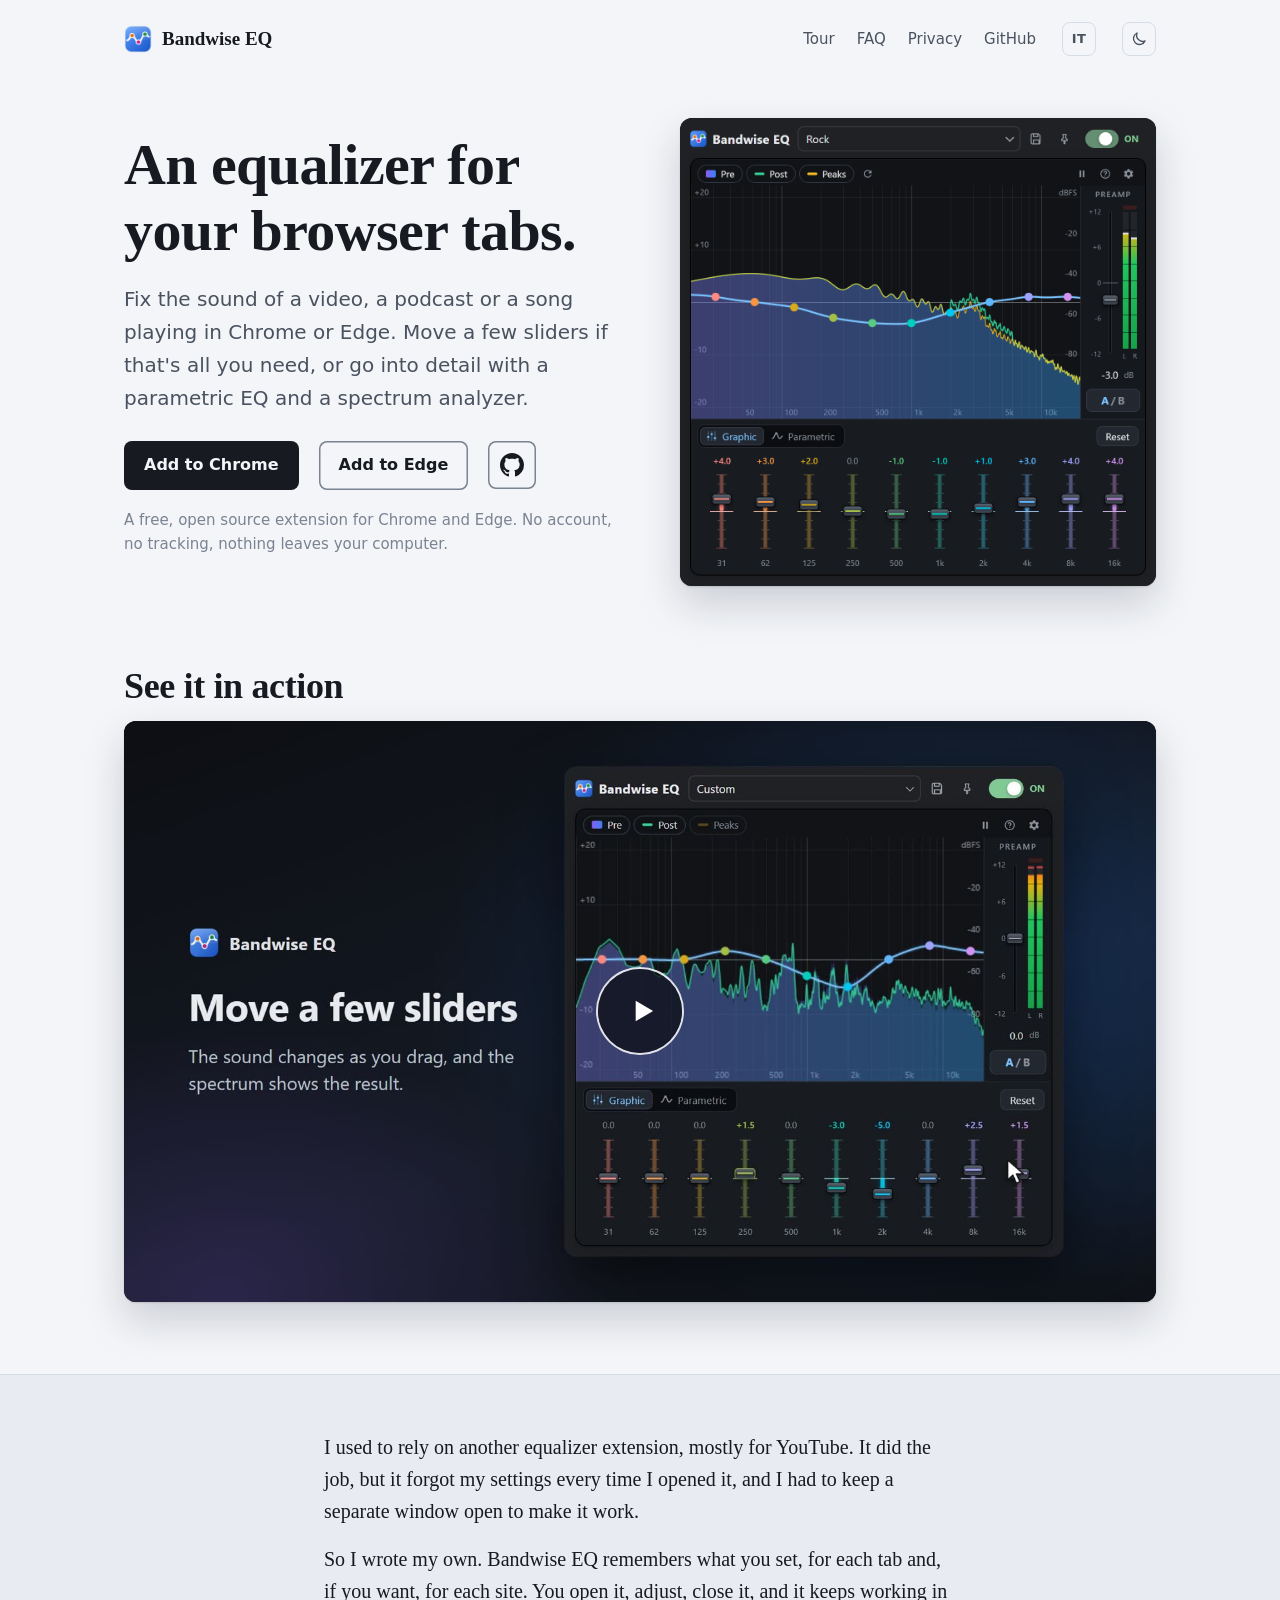
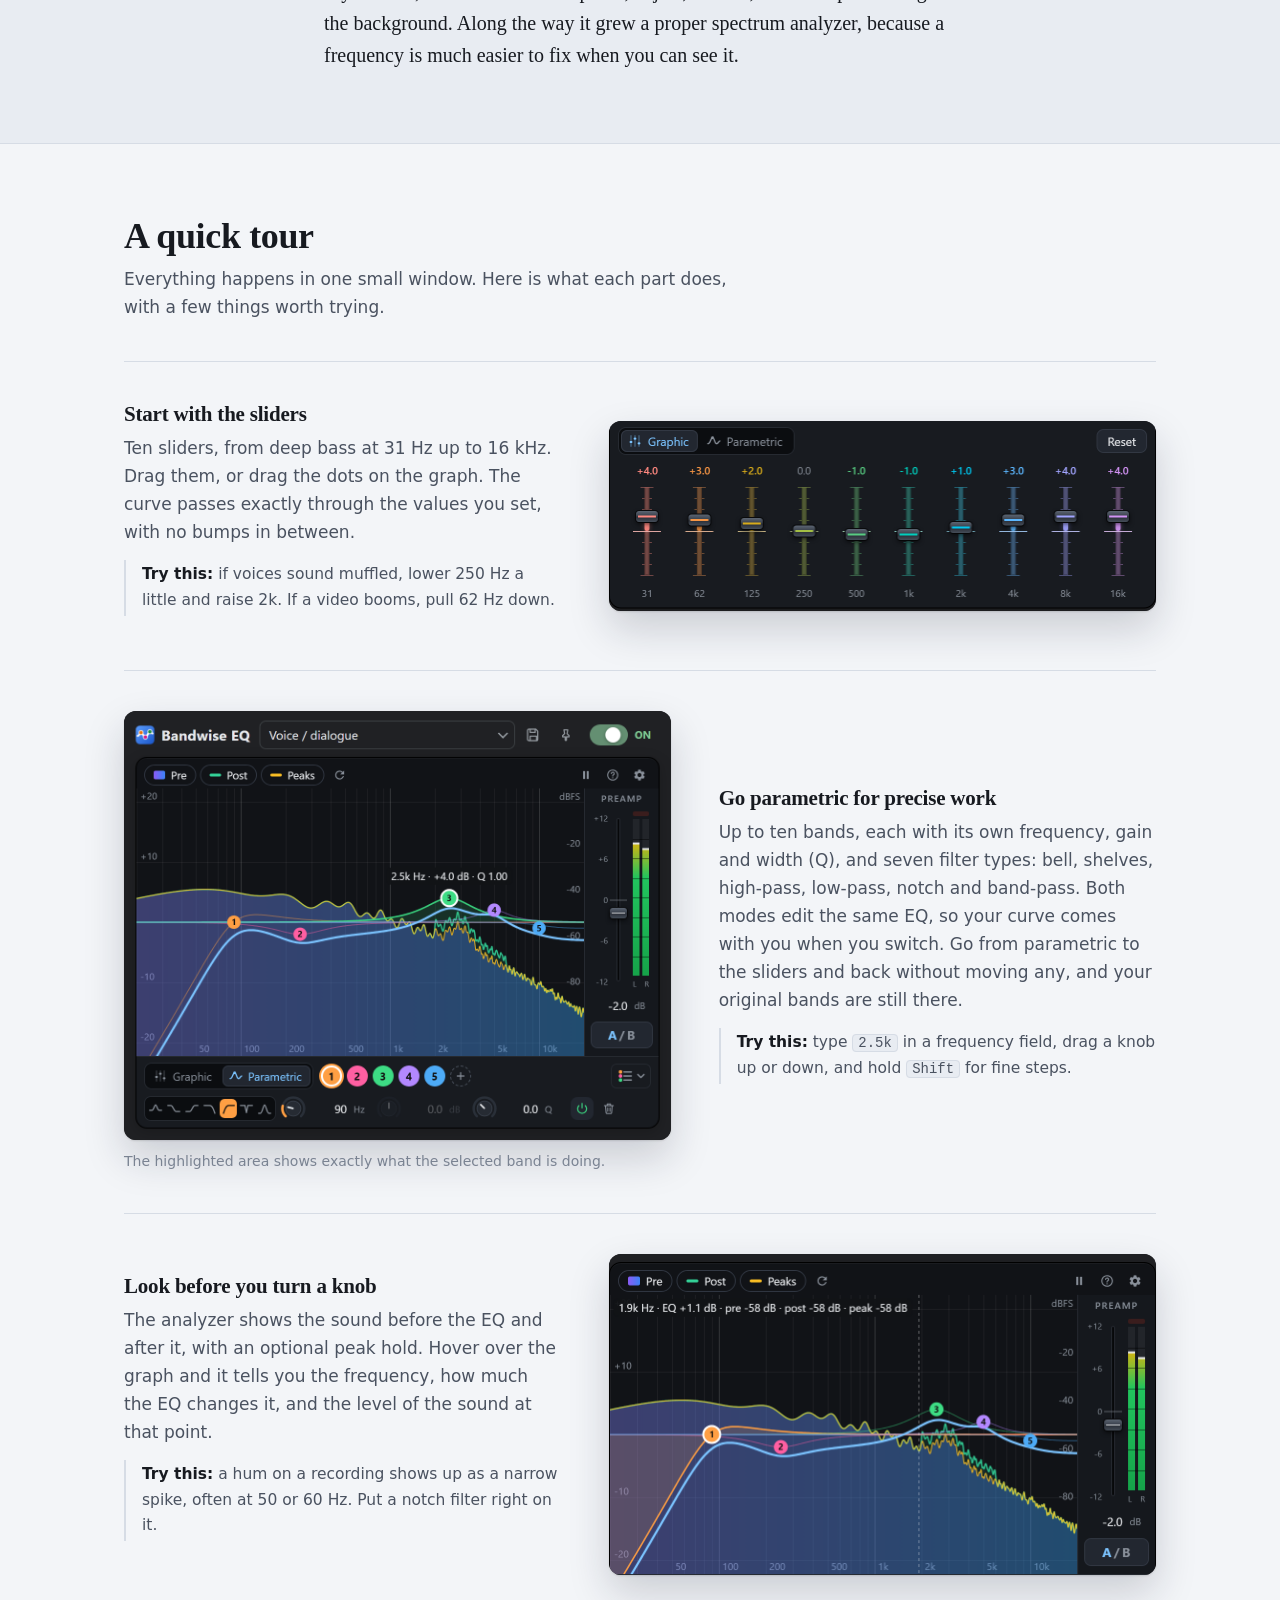
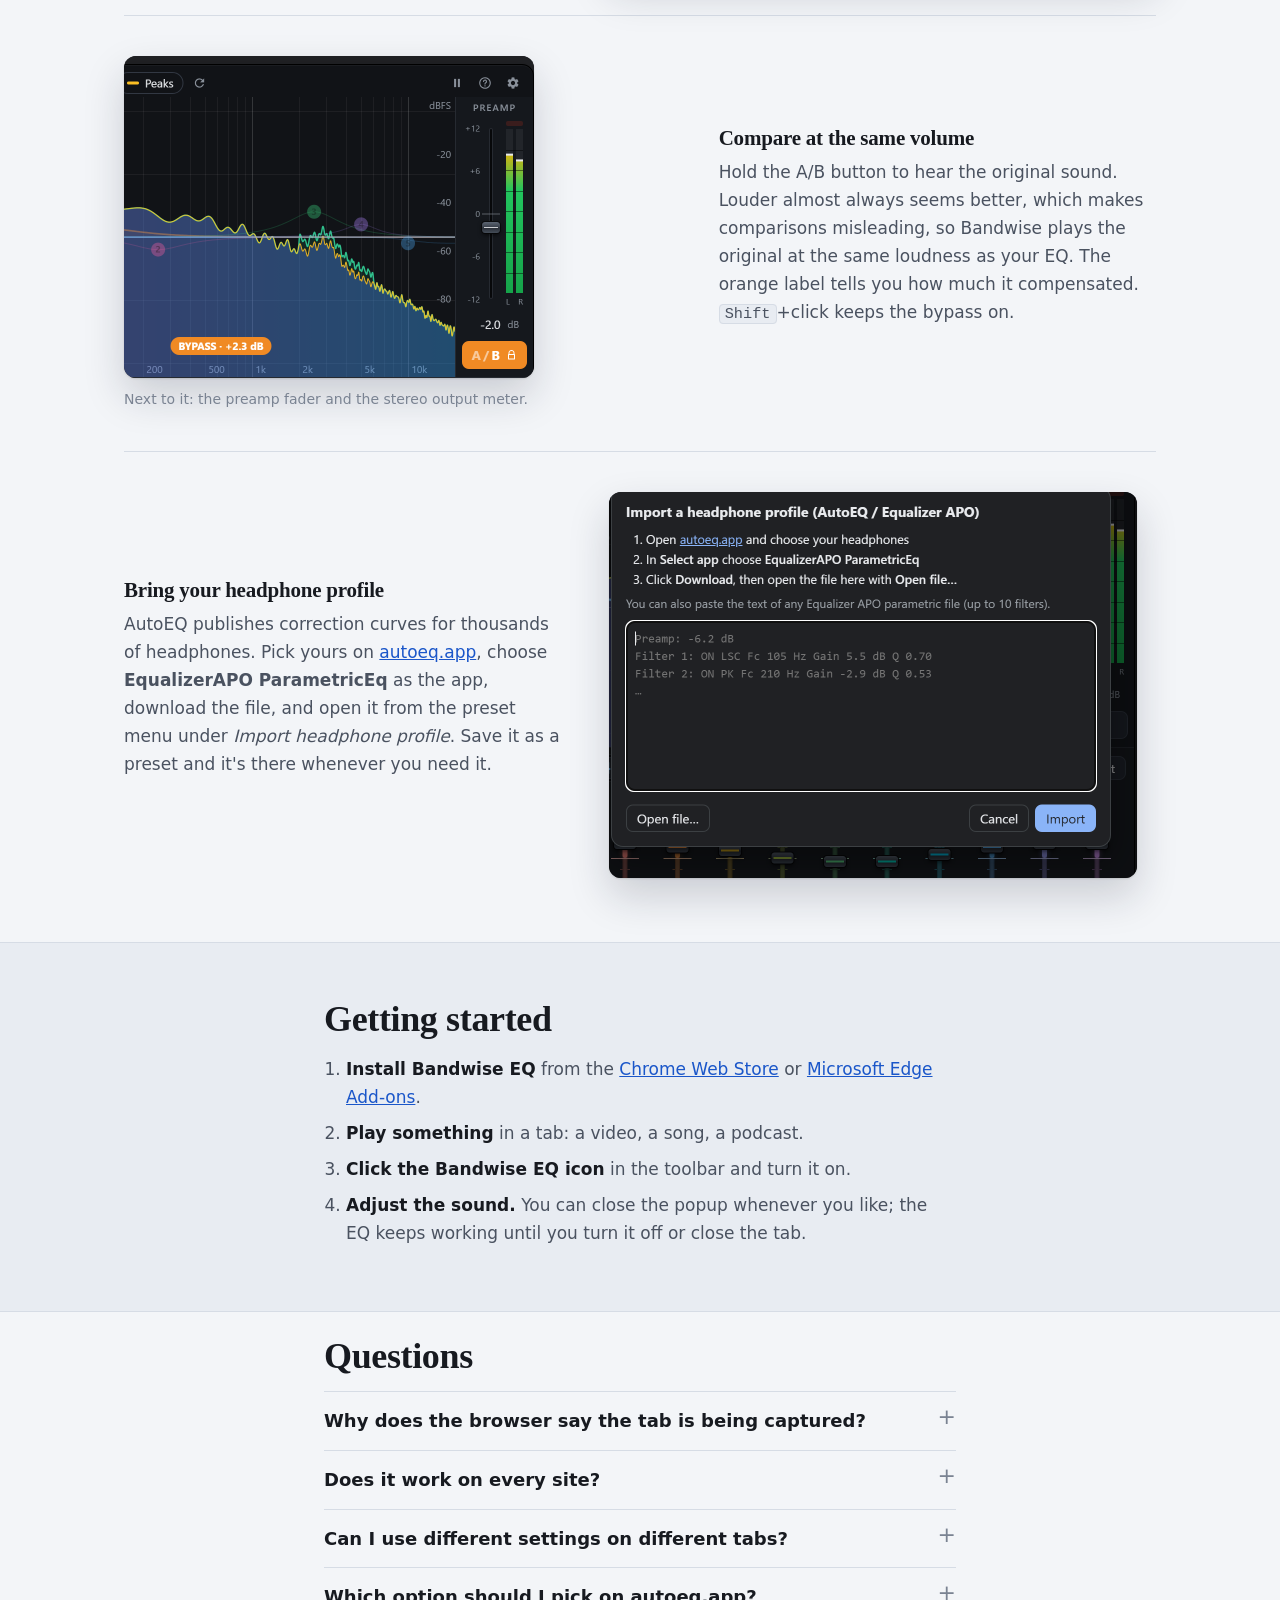
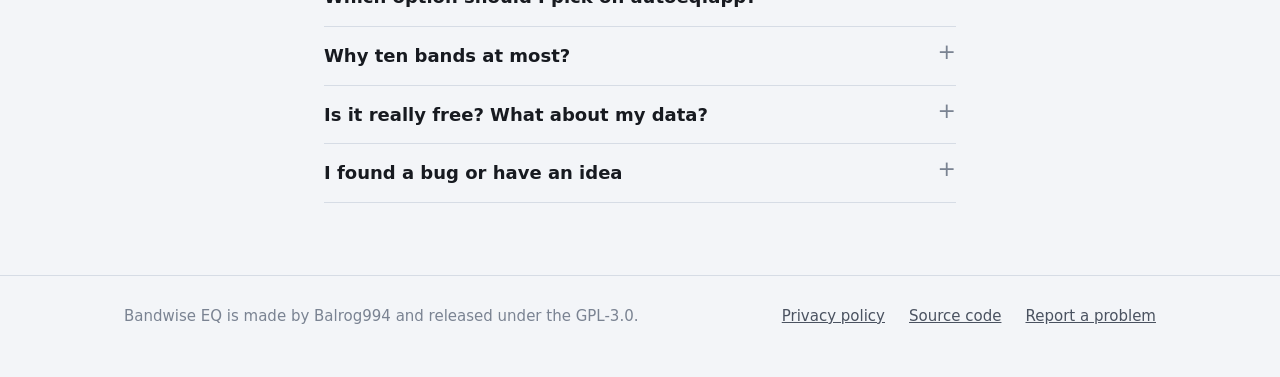
<file: docs/index.html>
<!doctype html>
<html lang="en">
<head>
  <meta charset="utf-8">
  <meta name="viewport" content="width=device-width, initial-scale=1">
  <title>Bandwise EQ, an equalizer for your browser tabs</title>
  <meta name="description" content="A free, open source equalizer for the sound of your browser tabs in Chrome and Edge, with a graphic and a parametric mode, a spectrum analyzer and AutoEQ headphone profiles.">
  <meta property="og:type" content="website">
  <meta property="og:site_name" content="Bandwise EQ">
  <meta property="og:url" content="https://bandwise.ilbalrog.it/">
  <meta property="og:title" content="Bandwise EQ">
  <meta property="og:description" content="An equalizer for the sound of your browser tabs.">
  <meta property="og:image" content="https://bandwise.ilbalrog.it/img/og-en.png">
  <meta property="og:image:width" content="1200">
  <meta property="og:image:height" content="630">
  <meta property="og:image:alt" content="Bandwise EQ: graphic and parametric equalizer for browser tabs, next to the extension popup">
  <meta property="og:locale" content="en_US">
  <meta property="og:locale:alternate" content="it_IT">
  <meta name="twitter:card" content="summary_large_image">
  <link rel="canonical" href="https://bandwise.ilbalrog.it/">
  <link rel="me" href="https://mastodon.social/@ilbalrog">
  <link rel="alternate" hreflang="en" href="https://bandwise.ilbalrog.it/">
  <link rel="alternate" hreflang="it" href="https://bandwise.ilbalrog.it/it/">
  <link rel="alternate" hreflang="x-default" href="https://bandwise.ilbalrog.it/">
  <link rel="icon" href="img/icon-128.png">
  <link rel="stylesheet" href="style.css">
  <!-- first visit: if the browser prefers Italian, go to the Italian page; a choice made with the IT/EN button always wins -->
  <script>(() => {
    let saved = null;
    try { saved = localStorage.getItem("lang"); } catch {}
    const browser = (navigator.languages || [navigator.language]).map((l) => String(l).slice(0, 2).toLowerCase()).find((l) => l === "it" || l === "en");
    if ((saved || browser) === "it" && !/bot|crawl|spider|slurp/i.test(navigator.userAgent)) location.replace("it/" + location.hash);
  })();</script>
  <!-- apply the saved theme before the page is drawn, to avoid a flash -->
  <script>try { const t = localStorage.getItem("theme"); if (t === "light" || t === "dark") document.documentElement.dataset.theme = t; } catch {}</script>
</head>
<body>
  <header class="wrap site-head">
    <img src="img/icon-128.png" alt="">
    <a class="name" href="./">Bandwise EQ</a>
    <nav>
      <a href="#tour">Tour</a>
      <a href="#faq">FAQ</a>
      <a href="privacy.html">Privacy</a>
      <a href="https://github.com/Balrog994/bandwise-eq">GitHub</a>
      <a class="lang" href="it/" hreflang="it" lang="it" data-lang="it" title="Italiano" aria-label="Italiano">IT</a>
      <button class="theme-toggle" type="button" aria-label="Switch theme">
        <svg class="sun" viewBox="0 0 24 24" aria-hidden="true"><circle cx="12" cy="12" r="4.2" fill="none" stroke="currentColor" stroke-width="1.8"/><path d="M12 2.5v2.2M12 19.3v2.2M2.5 12h2.2M19.3 12h2.2M5.3 5.3l1.6 1.6M17.1 17.1l1.6 1.6M5.3 18.7l1.6-1.6M17.1 6.9l1.6-1.6" stroke="currentColor" stroke-width="1.8" stroke-linecap="round"/></svg>
        <svg class="moon" viewBox="0 0 24 24" aria-hidden="true"><path d="M20 14.5A8 8 0 0 1 9.5 4a8 8 0 1 0 10.5 10.5z" fill="none" stroke="currentColor" stroke-width="1.8" stroke-linejoin="round"/></svg>
      </button>
    </nav>
  </header>

  <main>
    <section class="wrap hero">
      <div>
        <h1>An equalizer for your browser tabs.</h1>
        <p class="lead">Fix the sound of a video, a podcast or a song playing in Chrome or Edge. Move a few sliders if that's all you need, or go into detail with a parametric EQ and a spectrum analyzer.</p>
        <div class="actions">
          <a class="button" href="https://chromewebstore.google.com/detail/bandwise-eq/pfefhdkgpknkcnjklobgbdjglndbfjmc?utm_source=site">Add to Chrome</a>
          <a class="button secondary" href="https://microsoftedge.microsoft.com/addons/detail/ndgnjdgkncfkpemcapnbbpcjgmkjfijc?utm_source=site">Add to Edge</a>
          <a class="button secondary icon" href="https://github.com/Balrog994/bandwise-eq" aria-label="Source code on GitHub" title="Source code on GitHub"><svg viewBox="0 0 16 16" aria-hidden="true"><path fill="currentColor" d="M8 0C3.58 0 0 3.58 0 8c0 3.54 2.29 6.53 5.47 7.59.4.07.55-.17.55-.38 0-.19-.01-.82-.01-1.49-2.01.37-2.53-.49-2.69-.94-.09-.23-.48-.94-.82-1.13-.28-.15-.68-.52-.01-.53.63-.01 1.08.58 1.23.82.72 1.21 1.87.87 2.33.66.07-.52.28-.87.51-1.07-1.78-.2-3.64-.89-3.64-3.95 0-.87.31-1.59.82-2.15-.08-.2-.36-1.02.08-2.12 0 0 .67-.21 2.2.82.64-.18 1.32-.27 2-.27.68 0 1.36.09 2 .27 1.53-1.04 2.2-.82 2.2-.82.44 1.1.16 1.92.08 2.12.51.56.82 1.27.82 2.15 0 3.07-1.87 3.75-3.65 3.95.29.25.54.73.54 1.48 0 1.07-.01 1.93-.01 2.2 0 .21.15.46.55.38A8.013 8.013 0 0016 8c0-4.42-3.58-8-8-8z"/></svg></a>
        </div>
        <p class="small">A free, open source extension for Chrome and Edge. No account, no tracking, nothing leaves your computer.</p>
      </div>
      <a class="shot" href="img/popup.png"><img src="img/popup.png" width="572" height="562" alt="The Bandwise EQ popup in graphic mode, with ten sliders and the spectrum analyzer"></a>
    </section>

    <section class="wrap demo" id="video">
      <h2>See it in action</h2>
      <a class="video" href="https://www.youtube.com/watch?v=1cyO4b-tbcw" data-youtube="1cyO4b-tbcw">
        <img src="img/video-poster.jpg" width="1600" height="900" loading="lazy" alt="A frame of the demo video: the Bandwise EQ popup with the sliders moved and the spectrum analyzer">
        <span class="play" aria-hidden="true"><svg viewBox="0 0 24 24"><path d="M8 5.5v13l11-6.5z" fill="currentColor"/></svg></span>
        <span class="visually-hidden">Play the demo video (56 seconds)</span>
      </a>
    </section>

    <section class="note">
      <div class="wrap narrow">
        <p>I used to rely on another equalizer extension, mostly for YouTube. It did the job, but it forgot my settings every time I opened it, and I had to keep a separate window open to make it work.</p>
        <p>So I wrote my own. Bandwise EQ remembers what you set, for each tab and, if you want, for each site. You open it, adjust, close it, and it keeps working in the background. Along the way it grew a proper spectrum analyzer, because a frequency is much easier to fix when you can see it.</p>
      </div>
    </section>

    <section class="tour" id="tour">
      <div class="wrap">
        <h2>A quick tour</h2>
        <p class="intro">Everything happens in one small window. Here is what each part does, with a few things worth trying.</p>

        <div class="step">
          <div class="step-text">
            <h3>Start with the sliders</h3>
            <p>Ten sliders, from deep bass at 31 Hz up to 16 kHz. Drag them, or drag the dots on the graph. The curve passes exactly through the values you set, with no bumps in between.</p>
            <p class="tip"><strong>Try this:</strong> if voices sound muffled, lower 250 Hz a little and raise 2k. If a video booms, pull 62 Hz down.</p>
          </div>
          <figure>
            <a class="shot" href="img/tour-sliders.png"><img src="img/tour-sliders.png" width="548" height="190" alt="The ten graphic EQ sliders"></a>
          </figure>
        </div>

        <div class="step">
          <div class="step-text">
            <h3>Go parametric for precise work</h3>
            <p>Up to ten bands, each with its own frequency, gain and width (Q), and seven filter types: bell, shelves, high-pass, low-pass, notch and band-pass. Both modes edit the same EQ, so your curve comes with you when you switch. Go from parametric to the sliders and back without moving any, and your original bands are still there.</p>
            <p class="tip"><strong>Try this:</strong> type <code>2.5k</code> in a frequency field, drag a knob up or down, and hold <kbd>Shift</kbd> for fine steps.</p>
          </div>
          <figure>
            <a class="shot" href="img/tour-parametric.png"><img src="img/tour-parametric.png" width="572" height="449" alt="Parametric mode with five bands; the selected band's curve is highlighted"></a>
            <figcaption>The highlighted area shows exactly what the selected band is doing.</figcaption>
          </figure>
        </div>

        <div class="step">
          <div class="step-text">
            <h3>Look before you turn a knob</h3>
            <p>The analyzer shows the sound before the EQ and after it, with an optional peak hold. Hover over the graph and it tells you the frequency, how much the EQ changes it, and the level of the sound at that point.</p>
            <p class="tip"><strong>Try this:</strong> a hum on a recording shows up as a narrow spike, often at 50 or 60 Hz. Put a notch filter right on it.</p>
          </div>
          <figure>
            <a class="shot" href="img/tour-analyzer.png"><img src="img/tour-analyzer.png" width="548" height="322" alt="The spectrum analyzer with the crosshair reading frequency and levels"></a>
          </figure>
        </div>

        <div class="step">
          <div class="step-text">
            <h3>Compare at the same volume</h3>
            <p>Hold the A/B button to hear the original sound. Louder almost always seems better, which makes comparisons misleading, so Bandwise plays the original at the same loudness as your EQ. The orange label tells you how much it compensated. <kbd>Shift</kbd>+click keeps the bypass on.</p>
          </div>
          <figure>
            <a class="shot" href="img/tour-ab.png"><img src="img/tour-ab.png" width="410" height="322" alt="Bypass active with level matching, next to the preamp fader and output meter"></a>
            <figcaption>Next to it: the preamp fader and the stereo output meter.</figcaption>
          </figure>
        </div>

        <div class="step">
          <div class="step-text">
            <h3>Bring your headphone profile</h3>
            <p>AutoEQ publishes correction curves for thousands of headphones. Pick yours on <a href="https://autoeq.app">autoeq.app</a>, choose <strong>EqualizerAPO ParametricEq</strong> as the app, download the file, and open it from the preset menu under <em>Import headphone profile</em>. Save it as a preset and it's there whenever you need it.</p>
          </div>
          <figure>
            <a class="shot" href="img/tour-import.png"><img src="img/tour-import.png" width="528" height="386" alt="The import dialog with the three steps to get a profile from autoeq.app"></a>
          </figure>
        </div>
      </div>
    </section>

    <section class="start note">
      <div class="wrap narrow">
        <h2>Getting started</h2>
        <ol>
          <li><strong>Install Bandwise EQ</strong> from the <a href="https://chromewebstore.google.com/detail/bandwise-eq/pfefhdkgpknkcnjklobgbdjglndbfjmc?utm_source=site">Chrome Web Store</a> or <a href="https://microsoftedge.microsoft.com/addons/detail/ndgnjdgkncfkpemcapnbbpcjgmkjfijc?utm_source=site">Microsoft Edge Add-ons</a>.</li>
          <li><strong>Play something</strong> in a tab: a video, a song, a podcast.</li>
          <li><strong>Click the Bandwise EQ icon</strong> in the toolbar and turn it on.</li>
          <li><strong>Adjust the sound.</strong> You can close the popup whenever you like; the EQ keeps working until you turn it off or close the tab.</li>
        </ol>
      </div>
    </section>

    <section class="faq" id="faq">
      <div class="wrap narrow">
        <h2>Questions</h2>
        <details>
          <summary>Why does the browser say the tab is being captured?</summary>
          <p>That's how the browser lets an extension work with the sound of a tab: it hands the audio over and shows an indicator so you know. Bandwise processes the audio on your computer and plays it back straight away. Nothing is recorded or sent anywhere.</p>
        </details>
        <details>
          <summary>Does it work on every site?</summary>
          <p>It works on any normal web page that plays sound. The browser's own pages (like settings or the extension store) can't be processed, and some streaming services that use DRM protection may not allow it.</p>
        </details>
        <details>
          <summary>Can I use different settings on different tabs?</summary>
          <p>Yes. Each tab keeps its own settings until you close it. If you want a site to always sound a certain way, open the popup on that site and click the pin next to the preset menu.</p>
        </details>
        <details>
          <summary>Which option should I pick on autoeq.app?</summary>
          <p><strong>EqualizerAPO ParametricEq</strong>. It produces ten filters, which is exactly what Bandwise supports, in a format it reads directly.</p>
        </details>
        <details>
          <summary>Why ten bands at most?</summary>
          <p>Ten bands are enough for almost any correction, they fit comfortably in a small popup, and they match the ten filters AutoEQ uses for headphone profiles.</p>
        </details>
        <details>
          <summary>Is it really free? What about my data?</summary>
          <p>It's free and open source under the GPL-3.0. It has no network access, collects nothing, shows no ads and doesn't read the pages you visit. The <a href="privacy.html">privacy policy</a> has the details, and the code is on <a href="https://github.com/Balrog994/bandwise-eq">GitHub</a> if you'd like to check.</p>
        </details>
        <details>
          <summary>I found a bug or have an idea</summary>
          <p>Please open an issue on <a href="https://github.com/Balrog994/bandwise-eq/issues">GitHub</a>. Bug reports with the site where it happened are especially helpful.</p>
        </details>
      </div>
    </section>
  </main>

  <footer class="site-foot">
    <div class="wrap">
      <span class="grow">Bandwise EQ is made by Balrog994 and released under the GPL-3.0.</span>
      <a href="privacy.html">Privacy policy</a>
      <a href="https://github.com/Balrog994/bandwise-eq">Source code</a>
      <a href="https://github.com/Balrog994/bandwise-eq/issues">Report a problem</a>
    </div>
  </footer>

  <script src="site.js"></script>
</body>
</html>
</file>
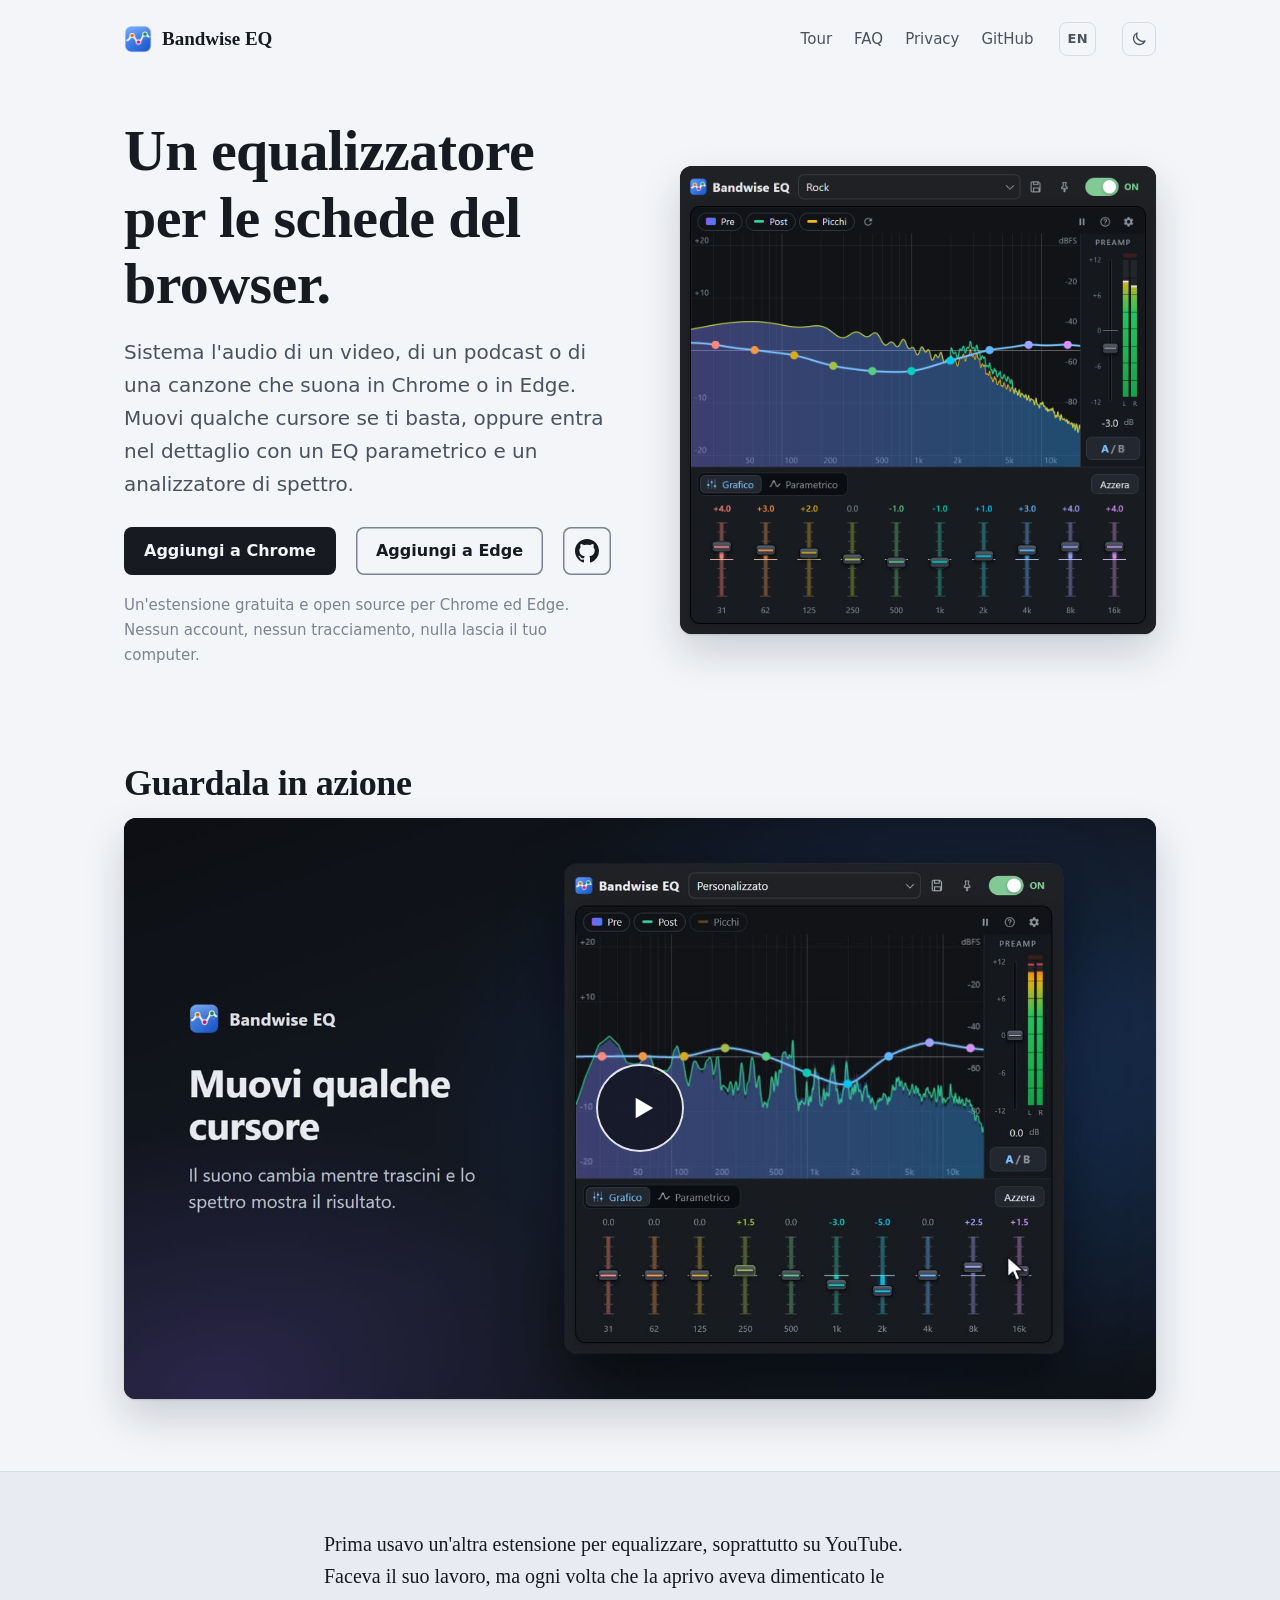
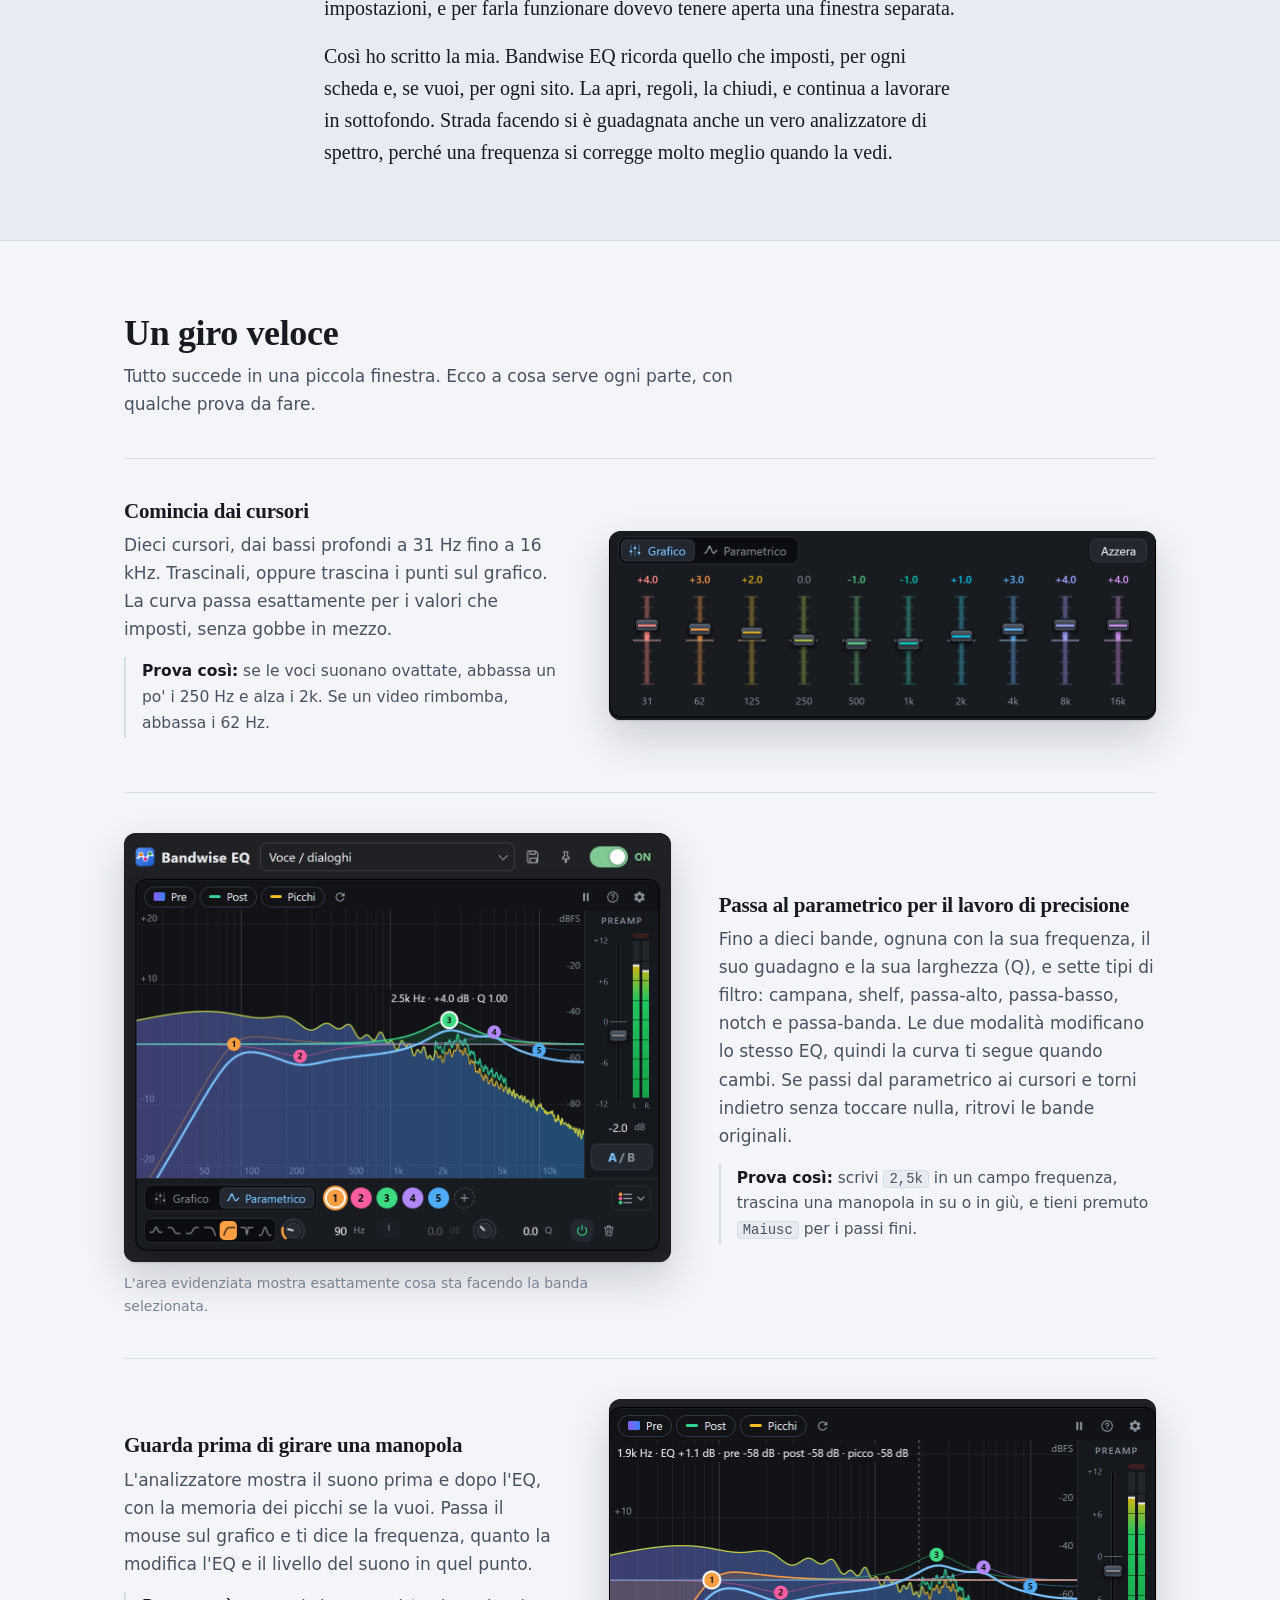
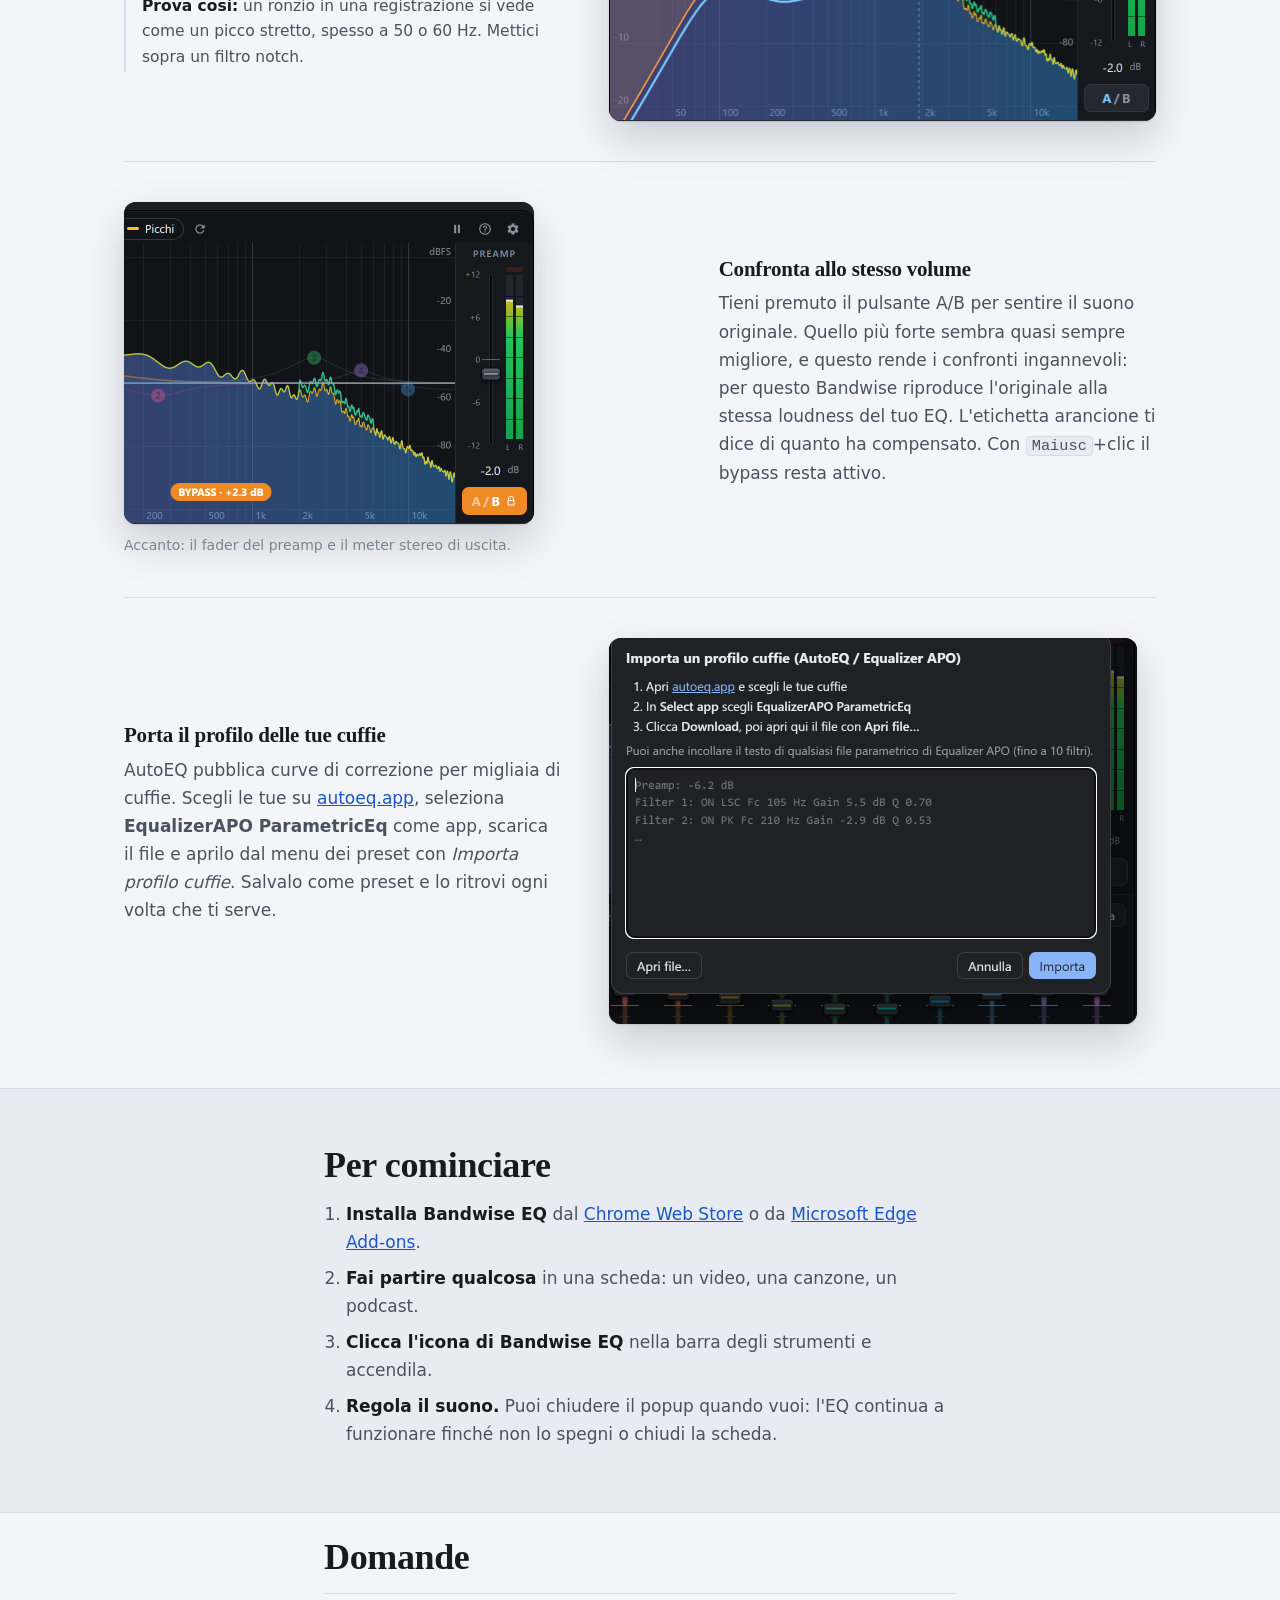
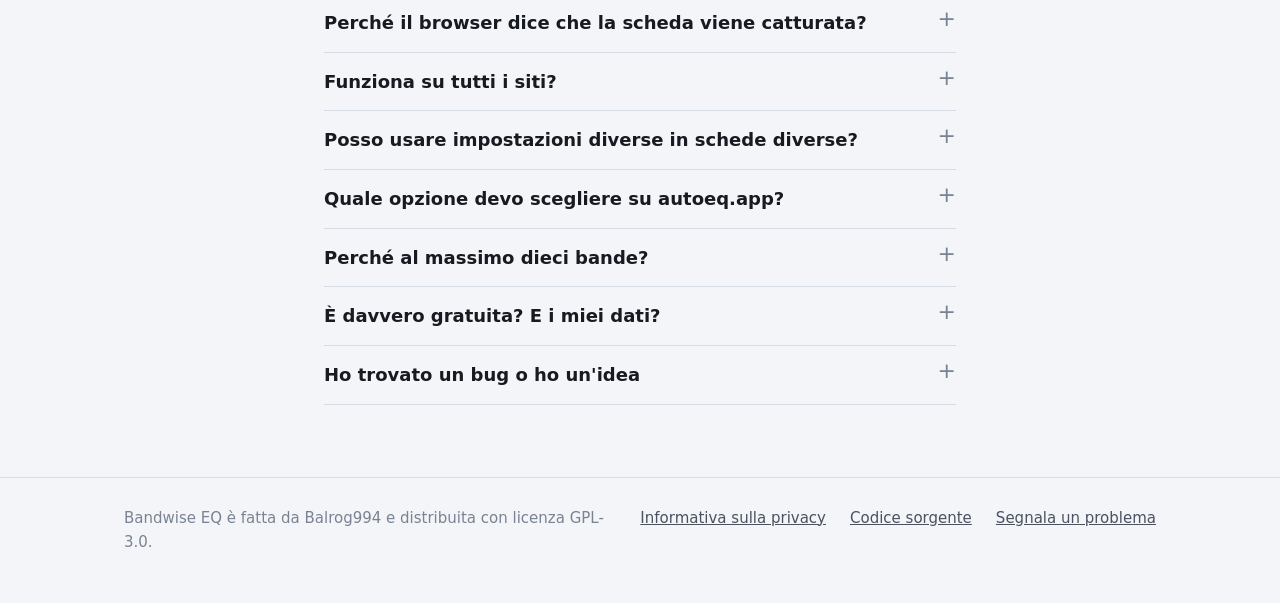
<file: docs/it/index.html>
<!doctype html>
<html lang="it">
<head>
  <meta charset="utf-8">
  <meta name="viewport" content="width=device-width, initial-scale=1">
  <title>Bandwise EQ, un equalizzatore per le schede del browser</title>
  <meta name="description" content="Un equalizzatore gratuito e open source per l'audio delle schede di Chrome ed Edge, con modalità grafica e parametrica, analizzatore di spettro e profili per cuffie di AutoEQ. Interfaccia in italiano.">
  <meta property="og:type" content="website">
  <meta property="og:site_name" content="Bandwise EQ">
  <meta property="og:url" content="https://bandwise.ilbalrog.it/it/">
  <meta property="og:title" content="Bandwise EQ">
  <meta property="og:description" content="Un equalizzatore per l'audio delle schede del browser.">
  <meta property="og:image" content="https://bandwise.ilbalrog.it/img/og-it.png">
  <meta property="og:image:width" content="1200">
  <meta property="og:image:height" content="630">
  <meta property="og:image:alt" content="Bandwise EQ: equalizzatore grafico e parametrico per le schede del browser, accanto al popup dell'estensione">
  <meta property="og:locale" content="it_IT">
  <meta property="og:locale:alternate" content="en_US">
  <meta name="twitter:card" content="summary_large_image">
  <link rel="canonical" href="https://bandwise.ilbalrog.it/it/">
  <link rel="me" href="https://mastodon.social/@ilbalrog">
  <link rel="alternate" hreflang="en" href="https://bandwise.ilbalrog.it/">
  <link rel="alternate" hreflang="it" href="https://bandwise.ilbalrog.it/it/">
  <link rel="alternate" hreflang="x-default" href="https://bandwise.ilbalrog.it/">
  <link rel="icon" href="../img/icon-128.png">
  <link rel="stylesheet" href="../style.css">
  <!-- if the visitor chose English with the IT/EN button, respect it -->
  <script>try { if (localStorage.getItem("lang") === "en") location.replace("../" + location.hash); } catch {}</script>
  <!-- apply the saved theme before the page is drawn, to avoid a flash -->
  <script>try { const t = localStorage.getItem("theme"); if (t === "light" || t === "dark") document.documentElement.dataset.theme = t; } catch {}</script>
</head>
<body>
  <header class="wrap site-head">
    <img src="../img/icon-128.png" alt="">
    <a class="name" href="./">Bandwise EQ</a>
    <nav>
      <a href="#tour">Tour</a>
      <a href="#faq">FAQ</a>
      <a href="../privacy.html#it">Privacy</a>
      <a href="https://github.com/Balrog994/bandwise-eq">GitHub</a>
      <a class="lang" href="../" hreflang="en" lang="en" data-lang="en" title="English" aria-label="English">EN</a>
      <button class="theme-toggle" type="button" aria-label="Cambia tema">
        <svg class="sun" viewBox="0 0 24 24" aria-hidden="true"><circle cx="12" cy="12" r="4.2" fill="none" stroke="currentColor" stroke-width="1.8"/><path d="M12 2.5v2.2M12 19.3v2.2M2.5 12h2.2M19.3 12h2.2M5.3 5.3l1.6 1.6M17.1 17.1l1.6 1.6M5.3 18.7l1.6-1.6M17.1 6.9l1.6-1.6" stroke="currentColor" stroke-width="1.8" stroke-linecap="round"/></svg>
        <svg class="moon" viewBox="0 0 24 24" aria-hidden="true"><path d="M20 14.5A8 8 0 0 1 9.5 4a8 8 0 1 0 10.5 10.5z" fill="none" stroke="currentColor" stroke-width="1.8" stroke-linejoin="round"/></svg>
      </button>
    </nav>
  </header>

  <main>
    <section class="wrap hero">
      <div>
        <h1>Un equalizzatore per le schede del browser.</h1>
        <p class="lead">Sistema l'audio di un video, di un podcast o di una canzone che suona in Chrome o in Edge. Muovi qualche cursore se ti basta, oppure entra nel dettaglio con un EQ parametrico e un analizzatore di spettro.</p>
        <div class="actions">
          <a class="button" href="https://chromewebstore.google.com/detail/bandwise-eq/pfefhdkgpknkcnjklobgbdjglndbfjmc?hl=it&utm_source=site">Aggiungi a Chrome</a>
          <a class="button secondary" href="https://microsoftedge.microsoft.com/addons/detail/ndgnjdgkncfkpemcapnbbpcjgmkjfijc?hl=it-IT&utm_source=site">Aggiungi a Edge</a>
          <a class="button secondary icon" href="https://github.com/Balrog994/bandwise-eq" aria-label="Codice sorgente su GitHub" title="Codice sorgente su GitHub"><svg viewBox="0 0 16 16" aria-hidden="true"><path fill="currentColor" d="M8 0C3.58 0 0 3.58 0 8c0 3.54 2.29 6.53 5.47 7.59.4.07.55-.17.55-.38 0-.19-.01-.82-.01-1.49-2.01.37-2.53-.49-2.69-.94-.09-.23-.48-.94-.82-1.13-.28-.15-.68-.52-.01-.53.63-.01 1.08.58 1.23.82.72 1.21 1.87.87 2.33.66.07-.52.28-.87.51-1.07-1.78-.2-3.64-.89-3.64-3.95 0-.87.31-1.59.82-2.15-.08-.2-.36-1.02.08-2.12 0 0 .67-.21 2.2.82.64-.18 1.32-.27 2-.27.68 0 1.36.09 2 .27 1.53-1.04 2.2-.82 2.2-.82.44 1.1.16 1.92.08 2.12.51.56.82 1.27.82 2.15 0 3.07-1.87 3.75-3.65 3.95.29.25.54.73.54 1.48 0 1.07-.01 1.93-.01 2.2 0 .21.15.46.55.38A8.013 8.013 0 0016 8c0-4.42-3.58-8-8-8z"/></svg></a>
        </div>
        <p class="small">Un'estensione gratuita e open source per Chrome ed Edge. Nessun account, nessun tracciamento, nulla lascia il tuo computer.</p>
      </div>
      <a class="shot" href="../img/it/popup.png"><img src="../img/it/popup.png" width="572" height="562" alt="Il popup di Bandwise EQ in modalità grafica, con dieci cursori e l'analizzatore di spettro"></a>
    </section>

    <section class="wrap demo" id="video">
      <h2>Guardala in azione</h2>
      <a class="video" href="https://www.youtube.com/watch?v=FUj8eyS_9qg" data-youtube="FUj8eyS_9qg">
        <img src="../img/it/video-poster.jpg" width="1600" height="900" loading="lazy" alt="Un fotogramma del video dimostrativo: il popup di Bandwise EQ con i cursori spostati e l'analizzatore di spettro">
        <span class="play" aria-hidden="true"><svg viewBox="0 0 24 24"><path d="M8 5.5v13l11-6.5z" fill="currentColor"/></svg></span>
        <span class="visually-hidden">Guarda il video dimostrativo (56 secondi)</span>
      </a>
    </section>

    <section class="note">
      <div class="wrap narrow">
        <p>Prima usavo un'altra estensione per equalizzare, soprattutto su YouTube. Faceva il suo lavoro, ma ogni volta che la aprivo aveva dimenticato le impostazioni, e per farla funzionare dovevo tenere aperta una finestra separata.</p>
        <p>Così ho scritto la mia. Bandwise EQ ricorda quello che imposti, per ogni scheda e, se vuoi, per ogni sito. La apri, regoli, la chiudi, e continua a lavorare in sottofondo. Strada facendo si è guadagnata anche un vero analizzatore di spettro, perché una frequenza si corregge molto meglio quando la vedi.</p>
      </div>
    </section>

    <section class="tour" id="tour">
      <div class="wrap">
        <h2>Un giro veloce</h2>
        <p class="intro">Tutto succede in una piccola finestra. Ecco a cosa serve ogni parte, con qualche prova da fare.</p>

        <div class="step">
          <div class="step-text">
            <h3>Comincia dai cursori</h3>
            <p>Dieci cursori, dai bassi profondi a 31 Hz fino a 16 kHz. Trascinali, oppure trascina i punti sul grafico. La curva passa esattamente per i valori che imposti, senza gobbe in mezzo.</p>
            <p class="tip"><strong>Prova così:</strong> se le voci suonano ovattate, abbassa un po' i 250 Hz e alza i 2k. Se un video rimbomba, abbassa i 62 Hz.</p>
          </div>
          <figure>
            <a class="shot" href="../img/it/tour-sliders.png"><img src="../img/it/tour-sliders.png" width="548" height="190" alt="I dieci cursori dell'EQ grafico"></a>
          </figure>
        </div>

        <div class="step">
          <div class="step-text">
            <h3>Passa al parametrico per il lavoro di precisione</h3>
            <p>Fino a dieci bande, ognuna con la sua frequenza, il suo guadagno e la sua larghezza (Q), e sette tipi di filtro: campana, shelf, passa-alto, passa-basso, notch e passa-banda. Le due modalità modificano lo stesso EQ, quindi la curva ti segue quando cambi. Se passi dal parametrico ai cursori e torni indietro senza toccare nulla, ritrovi le bande originali.</p>
            <p class="tip"><strong>Prova così:</strong> scrivi <code>2,5k</code> in un campo frequenza, trascina una manopola in su o in giù, e tieni premuto <kbd>Maiusc</kbd> per i passi fini.</p>
          </div>
          <figure>
            <a class="shot" href="../img/it/tour-parametric.png"><img src="../img/it/tour-parametric.png" width="572" height="449" alt="Modalità parametrica con cinque bande; la curva della banda selezionata è evidenziata"></a>
            <figcaption>L'area evidenziata mostra esattamente cosa sta facendo la banda selezionata.</figcaption>
          </figure>
        </div>

        <div class="step">
          <div class="step-text">
            <h3>Guarda prima di girare una manopola</h3>
            <p>L'analizzatore mostra il suono prima e dopo l'EQ, con la memoria dei picchi se la vuoi. Passa il mouse sul grafico e ti dice la frequenza, quanto la modifica l'EQ e il livello del suono in quel punto.</p>
            <p class="tip"><strong>Prova così:</strong> un ronzio in una registrazione si vede come un picco stretto, spesso a 50 o 60 Hz. Mettici sopra un filtro notch.</p>
          </div>
          <figure>
            <a class="shot" href="../img/it/tour-analyzer.png"><img src="../img/it/tour-analyzer.png" width="548" height="322" alt="L'analizzatore di spettro con il mirino che legge frequenza e livelli"></a>
          </figure>
        </div>

        <div class="step">
          <div class="step-text">
            <h3>Confronta allo stesso volume</h3>
            <p>Tieni premuto il pulsante A/B per sentire il suono originale. Quello più forte sembra quasi sempre migliore, e questo rende i confronti ingannevoli: per questo Bandwise riproduce l'originale alla stessa loudness del tuo EQ. L'etichetta arancione ti dice di quanto ha compensato. Con <kbd>Maiusc</kbd>+clic il bypass resta attivo.</p>
          </div>
          <figure>
            <a class="shot" href="../img/it/tour-ab.png"><img src="../img/it/tour-ab.png" width="410" height="322" alt="Bypass attivo con il volume pareggiato, accanto al fader del preamp e al meter di uscita"></a>
            <figcaption>Accanto: il fader del preamp e il meter stereo di uscita.</figcaption>
          </figure>
        </div>

        <div class="step">
          <div class="step-text">
            <h3>Porta il profilo delle tue cuffie</h3>
            <p>AutoEQ pubblica curve di correzione per migliaia di cuffie. Scegli le tue su <a href="https://autoeq.app">autoeq.app</a>, seleziona <strong>EqualizerAPO ParametricEq</strong> come app, scarica il file e aprilo dal menu dei preset con <em>Importa profilo cuffie</em>. Salvalo come preset e lo ritrovi ogni volta che ti serve.</p>
          </div>
          <figure>
            <a class="shot" href="../img/it/tour-import.png"><img src="../img/it/tour-import.png" width="528" height="386" alt="La finestra di importazione con i tre passaggi per prendere un profilo da autoeq.app"></a>
          </figure>
        </div>
      </div>
    </section>

    <section class="start note">
      <div class="wrap narrow">
        <h2>Per cominciare</h2>
        <ol>
          <li><strong>Installa Bandwise EQ</strong> dal <a href="https://chromewebstore.google.com/detail/bandwise-eq/pfefhdkgpknkcnjklobgbdjglndbfjmc?hl=it&utm_source=site">Chrome Web Store</a> o da <a href="https://microsoftedge.microsoft.com/addons/detail/ndgnjdgkncfkpemcapnbbpcjgmkjfijc?hl=it-IT&utm_source=site">Microsoft Edge Add-ons</a>.</li>
          <li><strong>Fai partire qualcosa</strong> in una scheda: un video, una canzone, un podcast.</li>
          <li><strong>Clicca l'icona di Bandwise EQ</strong> nella barra degli strumenti e accendila.</li>
          <li><strong>Regola il suono.</strong> Puoi chiudere il popup quando vuoi: l'EQ continua a funzionare finché non lo spegni o chiudi la scheda.</li>
        </ol>
      </div>
    </section>

    <section class="faq" id="faq">
      <div class="wrap narrow">
        <h2>Domande</h2>
        <details>
          <summary>Perché il browser dice che la scheda viene catturata?</summary>
          <p>È il modo in cui il browser permette a un'estensione di lavorare sull'audio di una scheda: le passa il suono e mostra un indicatore perché tu lo sappia. Bandwise elabora l'audio sul tuo computer e lo riproduce subito. Niente viene registrato o inviato da nessuna parte.</p>
        </details>
        <details>
          <summary>Funziona su tutti i siti?</summary>
          <p>Funziona su qualsiasi normale pagina web che riproduce suoni. Le pagine interne del browser (come le impostazioni o lo store delle estensioni) non possono essere elaborate, e alcuni servizi di streaming protetti da DRM potrebbero non permetterlo.</p>
        </details>
        <details>
          <summary>Posso usare impostazioni diverse in schede diverse?</summary>
          <p>Sì. Ogni scheda tiene le sue impostazioni finché non la chiudi. Se vuoi che un sito suoni sempre in un certo modo, apri il popup su quel sito e clicca la puntina accanto al menu dei preset.</p>
        </details>
        <details>
          <summary>Quale opzione devo scegliere su autoeq.app?</summary>
          <p><strong>EqualizerAPO ParametricEq</strong>. Produce dieci filtri, esattamente quelli che Bandwise supporta, in un formato che legge direttamente.</p>
        </details>
        <details>
          <summary>Perché al massimo dieci bande?</summary>
          <p>Dieci bande bastano per quasi ogni correzione, stanno comode in un popup piccolo e corrispondono ai dieci filtri che AutoEQ usa per i profili delle cuffie.</p>
        </details>
        <details>
          <summary>È davvero gratuita? E i miei dati?</summary>
          <p>È gratuita e open source, con licenza GPL-3.0. Non accede alla rete, non raccoglie nulla, non mostra pubblicità e non legge le pagine che visiti. I dettagli sono nell'<a href="../privacy.html#it">informativa sulla privacy</a>, e il codice è su <a href="https://github.com/Balrog994/bandwise-eq">GitHub</a> se vuoi controllare.</p>
        </details>
        <details>
          <summary>Ho trovato un bug o ho un'idea</summary>
          <p>Apri una segnalazione su <a href="https://github.com/Balrog994/bandwise-eq/issues">GitHub</a>, anche in italiano. Le segnalazioni di bug con il sito dove è successo sono particolarmente utili.</p>
        </details>
      </div>
    </section>
  </main>

  <footer class="site-foot">
    <div class="wrap">
      <span class="grow">Bandwise EQ è fatta da Balrog994 e distribuita con licenza GPL-3.0.</span>
      <a href="../privacy.html#it">Informativa sulla privacy</a>
      <a href="https://github.com/Balrog994/bandwise-eq">Codice sorgente</a>
      <a href="https://github.com/Balrog994/bandwise-eq/issues">Segnala un problema</a>
    </div>
  </footer>

  <script src="../site.js"></script>
</body>
</html>
</file>
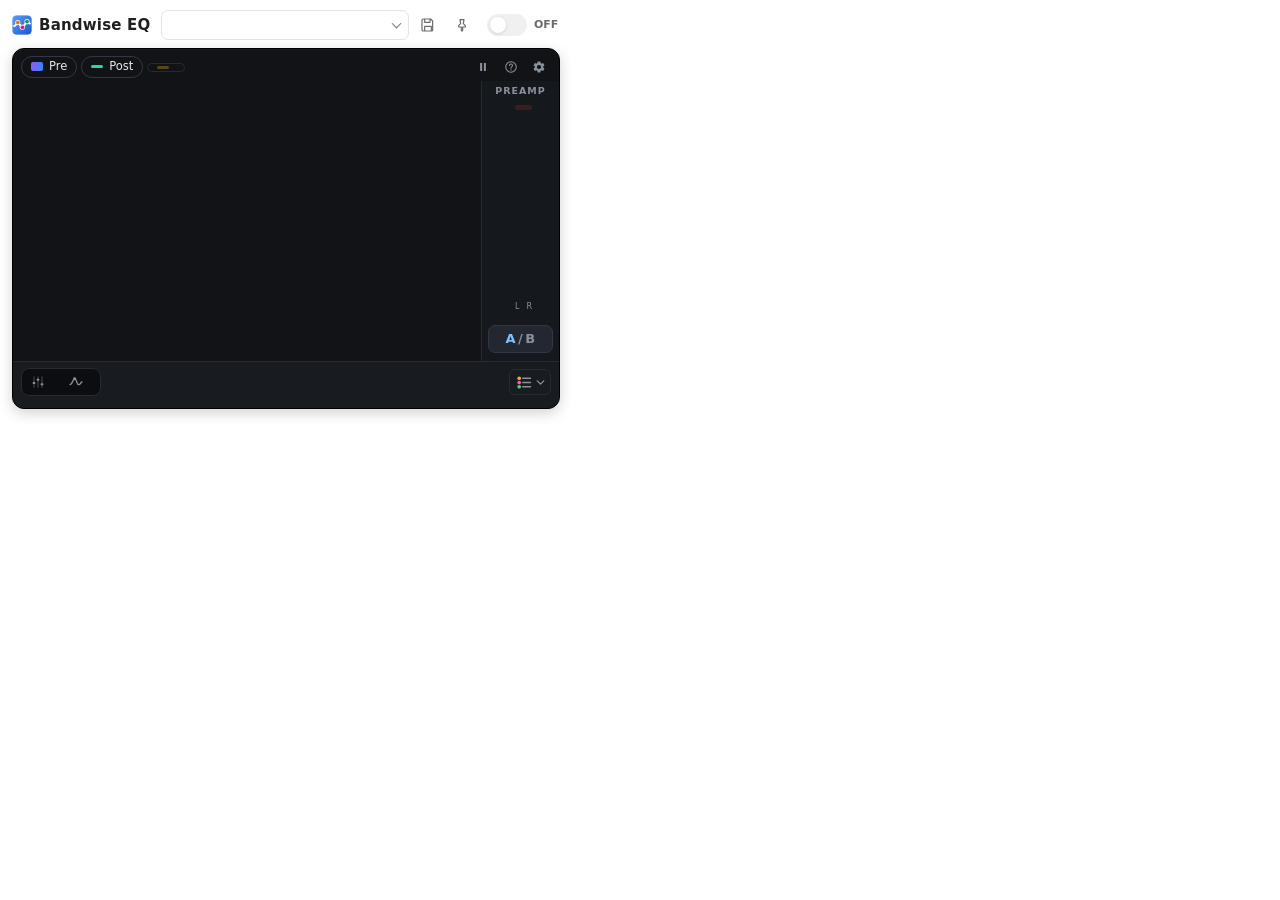
<file: popup.html>
<!doctype html>
<html lang="en">
<head>
  <meta charset="utf-8">
  <title>Tab EQ</title>
  <link rel="stylesheet" href="popup.css">
</head>
<body>
  <header class="top">
    <div class="brand">
      <img src="icons/icon-32.png" width="20" height="20" alt="">
      <h1 data-i18n="appName">Bandwise EQ</h1>
    </div>
    <div class="preset-box">
      <div class="select light"><select id="preset" aria-label="Preset"></select></div>
      <button id="savePresetBtn" class="icon-btn" data-i18n-title="savePreset">
        <svg viewBox="0 0 24 24"><path d="M5 3h11l3 3v13a2 2 0 0 1-2 2H5a2 2 0 0 1-2-2V5a2 2 0 0 1 2-2zM7 3v5h8V3M7 21v-7h10v7" fill="none" stroke="currentColor" stroke-width="1.8" stroke-linejoin="round"/></svg>
      </button>
      <button id="sitePin" class="icon-btn pin" aria-pressed="false">
        <svg viewBox="0 0 24 24"><path d="M9 4h6l-1 6 3 3v2h-4v5l-1 1-1-1v-5H7v-2l3-3z" fill="none" stroke="currentColor" stroke-width="1.8" stroke-linejoin="round"/></svg>
      </button>
      <div id="presetPop" class="pop" hidden>
        <div class="pop-row">
          <input id="presetName" type="text" data-i18n-placeholder="presetNamePh" maxlength="40" spellcheck="false">
          <button id="presetPopOk" class="btn primary" data-i18n="save"></button>
        </div>
        <div id="presetManage" class="pop-row manage">
          <button id="renamePreset" class="btn" data-i18n="rename"></button>
          <button id="deletePreset" class="btn danger" data-i18n="delete"></button>
        </div>
        <div class="pop-row apo">
          <button id="importApo" class="btn link" data-i18n="importApo"></button>
          <button id="exportApo" class="btn link" data-i18n="exportApo"></button>
        </div>
      </div>
    </div>
    <label class="switch" data-i18n-title="powerTitle">
      <input id="power" type="checkbox" disabled>
      <span class="track"><span class="thumb"></span></span>
      <span id="powerLabel" class="switch-label">OFF</span>
    </label>
  </header>
  <div id="status" class="status" hidden></div>

  <section class="display">
    <div class="legend">
      <button id="viewPre" class="chip" aria-pressed="true"><span class="sw pre"></span>Pre</button>
      <button id="viewPost" class="chip" aria-pressed="true"><span class="sw post"></span>Post</button>
      <button id="viewPeak" class="chip" aria-pressed="false"><span class="sw peak"></span><span data-i18n="legendPeaks"></span></button>
      <button id="resetPeak" class="icon-btn small" data-i18n-title="resetPeaks" hidden>
        <svg viewBox="0 0 24 24"><path d="M17.65 6.35A7.95 7.95 0 0 0 12 4a8 8 0 1 0 7.73 10h-2.08A6 6 0 1 1 12 6c1.66 0 3.14.69 4.22 1.78L13 11h7V4l-2.35 2.35z" fill="currentColor"/></svg>
      </button>
      <span class="spacer"></span>
      <button id="pause" class="icon-btn small" data-i18n-title="pause" aria-pressed="false">
        <svg viewBox="0 0 24 24"><path d="M7 5h3.5v14H7zM13.5 5H17v14h-3.5z" fill="currentColor"/></svg>
      </button>
      <div class="help">
        <button class="icon-btn small" tabindex="-1" data-i18n-aria="help">
          <svg viewBox="0 0 24 24"><circle cx="12" cy="12" r="9" fill="none" stroke="currentColor" stroke-width="1.8"/><path d="M9.5 9.5a2.5 2.5 0 1 1 3.5 2.3c-.6.3-1 .9-1 1.6v.6" fill="none" stroke="currentColor" stroke-width="1.8" stroke-linecap="round"/><circle cx="12" cy="17" r="1.1" fill="currentColor"/></svg>
        </button>
        <div class="help-pop">
          <div data-i18n-html="help1"></div>
          <div data-i18n-html="help2"></div>
          <div data-i18n-html="help3"></div>
          <div data-i18n-html="help4"></div>
          <div data-i18n-html="help5"></div>
          <div data-i18n-html="help6"></div>
        </div>
      </div>
      <button id="gear" class="icon-btn small" data-i18n-title="settings" aria-expanded="false">
        <svg viewBox="0 0 24 24"><path d="M19.14 12.94c.04-.31.06-.63.06-.94s-.02-.64-.07-.94l2.03-1.58a.49.49 0 0 0 .12-.61l-1.92-3.32a.49.49 0 0 0-.59-.22l-2.39.96c-.5-.38-1.03-.7-1.62-.94l-.36-2.54a.48.48 0 0 0-.48-.41h-3.84a.47.47 0 0 0-.47.41l-.36 2.54c-.59.24-1.13.57-1.62.94l-2.39-.96a.48.48 0 0 0-.59.22L2.74 8.87a.47.47 0 0 0 .12.61l2.03 1.58c-.05.3-.09.63-.09.94s.02.64.07.94l-2.03 1.58a.49.49 0 0 0-.12.61l1.92 3.32c.12.22.37.29.59.22l2.39-.96c.5.38 1.03.7 1.62.94l.36 2.54c.05.24.24.41.48.41h3.84c.24 0 .44-.17.47-.41l.36-2.54c.59-.24 1.13-.56 1.62-.94l2.39.96c.22.08.47 0 .59-.22l1.92-3.32a.48.48 0 0 0-.12-.61l-2.01-1.58zM12 15.6a3.6 3.6 0 1 1 0-7.2 3.6 3.6 0 0 1 0 7.2z" fill="currentColor"/></svg>
      </button>
    </div>

    <div class="main">
      <canvas id="graph"></canvas>
      <div class="strip">
        <div class="strip-label">PREAMP</div>
        <div class="fader-row">
          <div id="fader"></div>
          <div class="meter-box">
            <div id="clip" class="clip" data-i18n-title="clipTitle"></div>
            <canvas id="meter"></canvas>
            <div class="meter-lr"><span>L</span><span>R</span></div>
          </div>
        </div>
        <div id="preampField" class="strip-field"></div>
        <button id="ab" class="ab">
          <span class="a">A</span><span class="slash">/</span><span class="b">B</span>
          <svg class="lock" viewBox="0 0 24 24"><path d="M7 11V8a5 5 0 0 1 10 0v3M6 11h12v9H6z" fill="none" stroke="currentColor" stroke-width="2" stroke-linejoin="round"/></svg>
        </button>
      </div>
    </div>

    <div id="anPanel" class="an-panel" hidden>
      <div class="an-title" data-i18n="settings"></div>
      <div class="an-sec" data-i18n="secListening"></div>
      <label class="mini-switch" data-i18n-title="matchABTitle">
        <input id="matchAB" type="checkbox"><span class="track"><span class="thumb"></span></span> <span data-i18n="matchAB"></span>
      </label>
      <div class="an-sec" data-i18n="secAnalyzer"></div>
      <div class="an-grid">
        <label>FFT <div class="select"><select id="anFft"></select></div></label>
        <label><span data-i18n="anScale"></span>
          <div class="select"><select id="anScale"><option value="log" data-i18n="scaleLog"></option><option value="linear" data-i18n="scaleLin"></option></select></div></label>
        <label><span data-i18n="anDbRange"></span>
          <div class="select"><select id="anDbRange"><option value="60">60 dB</option><option value="90">90 dB</option><option value="120">120 dB</option></select></div></label>
        <label><span data-i18n="anGainRange"></span>
          <div class="select"><select id="anGainRange"><option value="10">±10 dB</option><option value="20">±20 dB</option><option value="40">±40 dB</option></select></div></label>
        <label>Smoothing <div id="anSmoothing"></div></label>
        <button id="anDefaults" class="btn dark" data-i18n="anDefaults"></button>
      </div>
      <div id="anInfo" class="an-info"></div>
    </div>

    <div class="bandbar">
      <div class="bandbar-top">
        <div class="seg" role="group">
          <button id="modeGraphic" class="seg-btn" data-i18n-title="modeGraphicTitle" data-i18n-aria="modeGraphic"><svg viewBox="0 0 24 24"><path d="M6 4v16M12 4v16M18 4v16" stroke="currentColor" stroke-width="1.6" stroke-linecap="round" opacity=".45"/><rect x="4" y="12" width="4" height="3" rx="1" fill="currentColor"/><rect x="10" y="7" width="4" height="3" rx="1" fill="currentColor"/><rect x="16" y="14" width="4" height="3" rx="1" fill="currentColor"/></svg><span data-i18n="modeGraphic"></span></button>
          <button id="modeParam" class="seg-btn" data-i18n-title="modeParametricTitle" data-i18n-aria="modeParametric"><svg viewBox="0 0 24 24"><path d="M3 16c4 0 4-9 7-9s3 9 6 9 3-4 5-4" fill="none" stroke="currentColor" stroke-width="2" stroke-linecap="round"/><circle cx="10" cy="7" r="2.2" fill="currentColor"/></svg><span data-i18n="modeParametric"></span></button>
        </div>
        <div id="chips" class="chips simple-only param-only"></div>
        <!-- in advanced view the band chips give way to the list controls -->
        <button id="addBand" class="btn dark adv-only" data-i18n="addBand"></button>
        <button id="resetAll" class="btn dark adv-only" data-i18n="resetGains"></button>
        <span class="spacer"></span>
        <button id="resetGraphic" class="btn dark graphic-only" data-i18n="resetSliders"></button>
        <label class="mini-switch adv-only" data-i18n-title="limiterTitle">
          <input id="limiter" type="checkbox"><span class="track"><span class="thumb"></span></span> <span data-i18n="limiter"></span>
        </label>
        <button id="modeBtn" class="mode-btn param-only" aria-expanded="false" data-i18n-title="allBands" data-i18n-aria="allBands">
          <svg class="list" viewBox="0 0 24 24"><path d="M9.5 6h11M9.5 12h11M9.5 18h11" fill="none" stroke="currentColor" stroke-width="2" stroke-linecap="round"/><circle cx="4.5" cy="6" r="2.6" fill="#ff9f43"/><circle cx="4.5" cy="12" r="2.6" fill="#ff5fa2"/><circle cx="4.5" cy="18" r="2.6" fill="#3ddc84"/></svg>
          <svg class="chev" viewBox="0 0 24 24"><path d="M6 9l6 6 6-6" fill="none" stroke="currentColor" stroke-width="2.4" stroke-linecap="round" stroke-linejoin="round"/></svg>
        </button>
      </div>
      <div id="bandEdit" class="band-row editor param-only"></div>
      <div id="gbank" class="gbank graphic-only"></div>
    </div>

    <div id="advanced" class="advanced" hidden>
      <div id="bandList" class="band-list"></div>
    </div>
  </section>

  <div id="importDlg" class="dialog" hidden>
    <div class="dialog-box">
      <div class="dialog-title" data-i18n="importTitle"></div>
      <ol class="dialog-steps">
        <li data-i18n-html="importStep1"></li>
        <li data-i18n-html="importStep2"></li>
        <li data-i18n-html="importStep3"></li>
      </ol>
      <p class="dialog-hint" data-i18n="importHint"></p>
      <textarea id="importText" spellcheck="false" placeholder="Preamp: -6.2 dB&#10;Filter 1: ON LSC Fc 105 Hz Gain 5.5 dB Q 0.70&#10;Filter 2: ON PK Fc 210 Hz Gain -2.9 dB Q 0.53&#10;…"></textarea>
      <div class="dialog-actions">
        <button id="importFileBtn" class="btn" data-i18n="openFile"></button>
        <input id="importFile" type="file" accept=".txt,text/plain" hidden>
        <span class="spacer"></span>
        <button id="importCancel" class="btn" data-i18n="cancel"></button>
        <button id="importOk" class="btn primary" data-i18n="import"></button>
      </div>
    </div>
  </div>

  <script src="eq-common.js"></script>
  <script src="i18n.js"></script>
  <script src="ui-controls.js"></script>
  <script src="popup.js"></script>
</body>
</html>
</file>
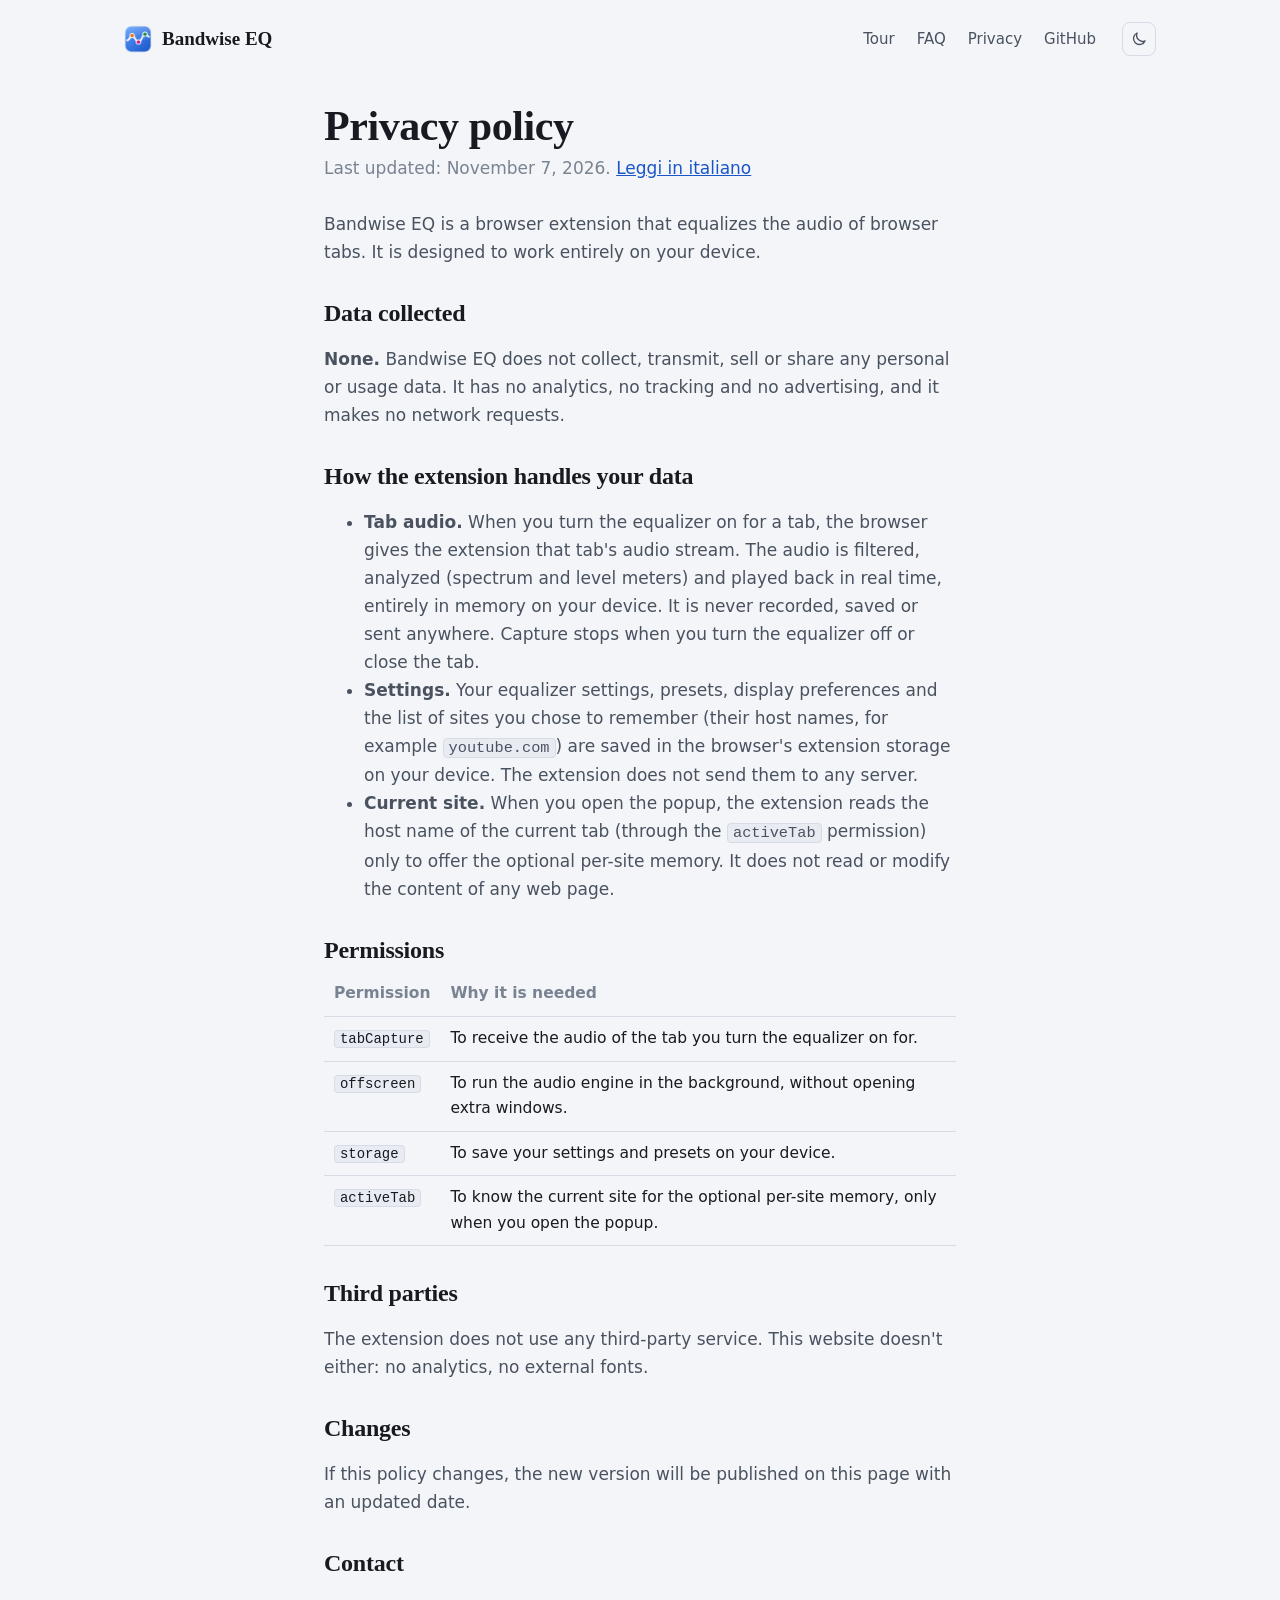
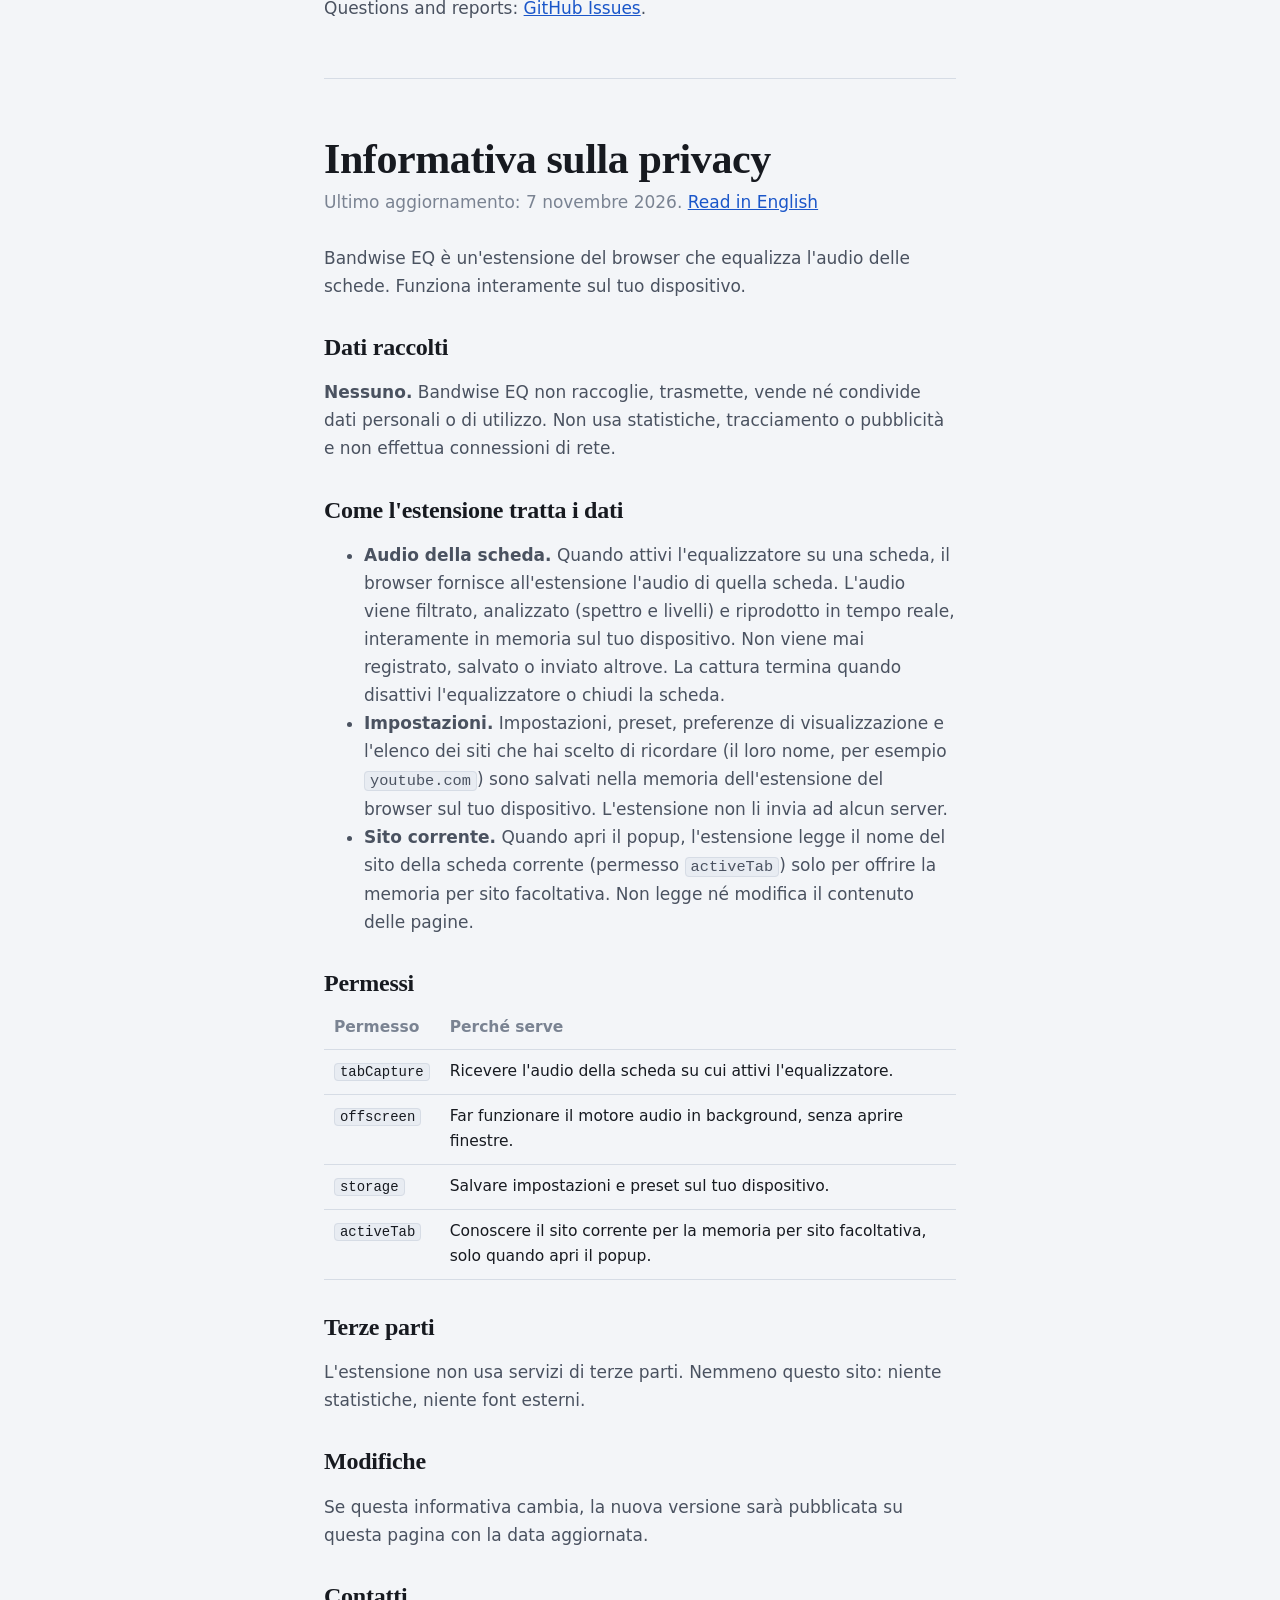
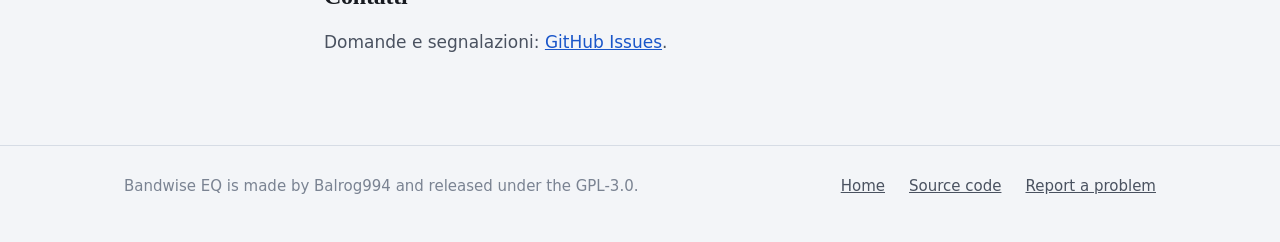
<file: docs/privacy.html>
<!doctype html>
<html lang="en">
<head>
  <meta charset="utf-8">
  <meta name="viewport" content="width=device-width, initial-scale=1">
  <title>Bandwise EQ: privacy policy</title>
  <link rel="icon" href="img/icon-128.png">
  <link rel="stylesheet" href="style.css">
  <!-- apply the saved theme before the page is drawn, to avoid a flash -->
  <script>try { const t = localStorage.getItem("theme"); if (t === "light" || t === "dark") document.documentElement.dataset.theme = t; } catch {}</script>
</head>
<body>
  <header class="wrap site-head">
    <img src="img/icon-128.png" alt="">
    <a class="name" href="./">Bandwise EQ</a>
    <nav>
      <a href="./#tour">Tour</a>
      <a href="./#faq">FAQ</a>
      <a href="privacy.html">Privacy</a>
      <a href="https://github.com/Balrog994/bandwise-eq">GitHub</a>
      <button class="theme-toggle" type="button" aria-label="Switch theme">
        <svg class="sun" viewBox="0 0 24 24" aria-hidden="true"><circle cx="12" cy="12" r="4.2" fill="none" stroke="currentColor" stroke-width="1.8"/><path d="M12 2.5v2.2M12 19.3v2.2M2.5 12h2.2M19.3 12h2.2M5.3 5.3l1.6 1.6M17.1 17.1l1.6 1.6M5.3 18.7l1.6-1.6M17.1 6.9l1.6-1.6" stroke="currentColor" stroke-width="1.8" stroke-linecap="round"/></svg>
        <svg class="moon" viewBox="0 0 24 24" aria-hidden="true"><path d="M20 14.5A8 8 0 0 1 9.5 4a8 8 0 1 0 10.5 10.5z" fill="none" stroke="currentColor" stroke-width="1.8" stroke-linejoin="round"/></svg>
      </button>
    </nav>
  </header>

  <main class="wrap narrow doc">
    <article id="en" lang="en">
      <h1>Privacy policy</h1>
      <p class="date">Last updated: November 7, 2026. <a href="#it">Leggi in italiano</a></p>
      <p>Bandwise EQ is a browser extension that equalizes the audio of browser tabs. It is designed to work entirely on your device.</p>

      <h2>Data collected</h2>
      <p><strong>None.</strong> Bandwise EQ does not collect, transmit, sell or share any personal or usage data. It has no analytics, no tracking and no advertising, and it makes no network requests.</p>

      <h2>How the extension handles your data</h2>
      <ul>
        <li><strong>Tab audio.</strong> When you turn the equalizer on for a tab, the browser gives the extension that tab's audio stream. The audio is filtered, analyzed (spectrum and level meters) and played back in real time, entirely in memory on your device. It is never recorded, saved or sent anywhere. Capture stops when you turn the equalizer off or close the tab.</li>
        <li><strong>Settings.</strong> Your equalizer settings, presets, display preferences and the list of sites you chose to remember (their host names, for example <code>youtube.com</code>) are saved in the browser's extension storage on your device. The extension does not send them to any server.</li>
        <li><strong>Current site.</strong> When you open the popup, the extension reads the host name of the current tab (through the <code>activeTab</code> permission) only to offer the optional per-site memory. It does not read or modify the content of any web page.</li>
      </ul>

      <h2>Permissions</h2>
      <table>
        <tr><th>Permission</th><th>Why it is needed</th></tr>
        <tr><td><code>tabCapture</code></td><td>To receive the audio of the tab you turn the equalizer on for.</td></tr>
        <tr><td><code>offscreen</code></td><td>To run the audio engine in the background, without opening extra windows.</td></tr>
        <tr><td><code>storage</code></td><td>To save your settings and presets on your device.</td></tr>
        <tr><td><code>activeTab</code></td><td>To know the current site for the optional per-site memory, only when you open the popup.</td></tr>
      </table>

      <h2>Third parties</h2>
      <p>The extension does not use any third-party service. This website doesn't either: no analytics, no external fonts.</p>

      <h2>Changes</h2>
      <p>If this policy changes, the new version will be published on this page with an updated date.</p>

      <h2>Contact</h2>
      <p>Questions and reports: <a href="https://github.com/Balrog994/bandwise-eq/issues">GitHub Issues</a>.</p>
    </article>

    <hr>

    <article id="it" lang="it">
      <h1>Informativa sulla privacy</h1>
      <p class="date">Ultimo aggiornamento: 7 novembre 2026. <a href="#en">Read in English</a></p>
      <p>Bandwise EQ è un'estensione del browser che equalizza l'audio delle schede. Funziona interamente sul tuo dispositivo.</p>

      <h2>Dati raccolti</h2>
      <p><strong>Nessuno.</strong> Bandwise EQ non raccoglie, trasmette, vende né condivide dati personali o di utilizzo. Non usa statistiche, tracciamento o pubblicità e non effettua connessioni di rete.</p>

      <h2>Come l'estensione tratta i dati</h2>
      <ul>
        <li><strong>Audio della scheda.</strong> Quando attivi l'equalizzatore su una scheda, il browser fornisce all'estensione l'audio di quella scheda. L'audio viene filtrato, analizzato (spettro e livelli) e riprodotto in tempo reale, interamente in memoria sul tuo dispositivo. Non viene mai registrato, salvato o inviato altrove. La cattura termina quando disattivi l'equalizzatore o chiudi la scheda.</li>
        <li><strong>Impostazioni.</strong> Impostazioni, preset, preferenze di visualizzazione e l'elenco dei siti che hai scelto di ricordare (il loro nome, per esempio <code>youtube.com</code>) sono salvati nella memoria dell'estensione del browser sul tuo dispositivo. L'estensione non li invia ad alcun server.</li>
        <li><strong>Sito corrente.</strong> Quando apri il popup, l'estensione legge il nome del sito della scheda corrente (permesso <code>activeTab</code>) solo per offrire la memoria per sito facoltativa. Non legge né modifica il contenuto delle pagine.</li>
      </ul>

      <h2>Permessi</h2>
      <table>
        <tr><th>Permesso</th><th>Perché serve</th></tr>
        <tr><td><code>tabCapture</code></td><td>Ricevere l'audio della scheda su cui attivi l'equalizzatore.</td></tr>
        <tr><td><code>offscreen</code></td><td>Far funzionare il motore audio in background, senza aprire finestre.</td></tr>
        <tr><td><code>storage</code></td><td>Salvare impostazioni e preset sul tuo dispositivo.</td></tr>
        <tr><td><code>activeTab</code></td><td>Conoscere il sito corrente per la memoria per sito facoltativa, solo quando apri il popup.</td></tr>
      </table>

      <h2>Terze parti</h2>
      <p>L'estensione non usa servizi di terze parti. Nemmeno questo sito: niente statistiche, niente font esterni.</p>

      <h2>Modifiche</h2>
      <p>Se questa informativa cambia, la nuova versione sarà pubblicata su questa pagina con la data aggiornata.</p>

      <h2>Contatti</h2>
      <p>Domande e segnalazioni: <a href="https://github.com/Balrog994/bandwise-eq/issues">GitHub Issues</a>.</p>
    </article>
  </main>

  <footer class="site-foot">
    <div class="wrap">
      <span class="grow">Bandwise EQ is made by Balrog994 and released under the GPL-3.0.</span>
      <a href="./">Home</a>
      <a href="https://github.com/Balrog994/bandwise-eq">Source code</a>
      <a href="https://github.com/Balrog994/bandwise-eq/issues">Report a problem</a>
    </div>
  </footer>

  <script src="site.js"></script>
</body>
</html>
</file>
<file: docs/style.css>
/* Bandwise EQ website. System fonts only: the site makes no third-party requests. */
:root {
  /* cool palette taken from the extension (blue-grey neutrals, icon blue) so screenshots sit naturally */
  --paper: #f3f5f8; --paper-2: #e8ecf2; --card: #ffffff;
  --ink: #171a20; --ink-2: #4a5260; --ink-3: #7a8392; --line: #d6dce5;
  --link: #1a56c9;
  color-scheme: light;
  --serif: "Iowan Old Style", "Palatino Linotype", Palatino, "Book Antiqua", Georgia, serif;
  --sans: system-ui, -apple-system, "Segoe UI", Roboto, "Helvetica Neue", sans-serif;
  --mono: ui-monospace, "Cascadia Mono", Consolas, monospace;
}
/* Dark theme: follows the system unless the visitor picked a theme with the toggle
   (stored as data-theme on <html>). Same greys as the extension's dark display. */
@media (prefers-color-scheme: dark) {
  :root:not([data-theme="light"]) {
    --paper: #14171c; --paper-2: #1b1f26; --card: #1f242c;
    --ink: #e6e8eb; --ink-2: #b4bac4; --ink-3: #8a919b; --line: #2c323b;
    --link: #8ab4f8;
    color-scheme: dark;
  }
}
:root[data-theme="dark"] {
  --paper: #14171c; --paper-2: #1b1f26; --card: #1f242c;
  --ink: #e6e8eb; --ink-2: #b4bac4; --ink-3: #8a919b; --line: #2c323b;
  --link: #8ab4f8;
  color-scheme: dark;
}
* { box-sizing: border-box; }
html { background: var(--paper); scroll-behavior: smooth; }
body { margin: 0; color: var(--ink); font: 17px/1.65 var(--sans); }
a { color: var(--link); }
img { max-width: 100%; height: auto; display: block; }
.wrap { max-width: 1080px; margin: 0 auto; padding: 0 24px; }
.narrow { max-width: 680px; }

/* header */
.site-head { display: flex; align-items: center; gap: 10px; padding-block: 22px; }
.site-head img { width: 28px; height: 28px; }
.site-head .name { font: 700 19px var(--serif); color: var(--ink); text-decoration: none; }
.site-head nav { margin-left: auto; display: flex; align-items: center; gap: 22px; font-size: 15px; }
.site-head nav a { color: var(--ink-2); text-decoration: none; }
.site-head nav a:hover { color: var(--ink); text-decoration: underline; }
.site-head nav a.lang { display: grid; place-items: center; min-width: 34px; height: 34px; margin-left: 4px; padding: 0 7px; box-sizing: border-box;
  border: 1px solid var(--line); border-radius: 8px; font-size: 13px; font-weight: 600; letter-spacing: .4px; }
.site-head nav a.lang:hover { text-decoration: none; border-color: var(--ink-3); }
.theme-toggle {
  display: grid; place-items: center; width: 34px; height: 34px; margin-left: 4px; padding: 0;
  border: 1px solid var(--line); border-radius: 8px; background: none; color: var(--ink-2); cursor: pointer;
}
.theme-toggle:hover { color: var(--ink); border-color: var(--ink-3); }
.theme-toggle:focus-visible { outline: 2px solid var(--link); outline-offset: 2px; }
.theme-toggle svg { width: 18px; height: 18px; }
/* show the icon of the theme you would switch to */
.theme-toggle .sun { display: none; }
.theme-toggle.is-dark .sun { display: block; }
.theme-toggle.is-dark .moon { display: none; }

h1, h2, h3 { font-family: var(--serif); font-weight: 700; line-height: 1.15; letter-spacing: -.01em; }
h1 { font-size: clamp(38px, 5.4vw, 58px); margin: 0 0 18px; }
h2 { font-size: clamp(28px, 3.4vw, 36px); margin: 0 0 14px; }
h3 { font-size: 21px; margin: 0 0 8px; }

/* hero */
.hero { display: grid; grid-template-columns: 1.05fr 1fr; gap: 56px; align-items: center; padding-block: 40px 72px; }
.hero p.lead { font-size: 20px; color: var(--ink-2); margin: 0 0 26px; }
.actions { display: flex; flex-wrap: wrap; gap: 12px 20px; align-items: center; }
.button {
  display: inline-block; padding: 11px 20px; border-radius: 8px; font-weight: 600; font-size: 16px;
  background: var(--ink); color: var(--paper); text-decoration: none;
}
.button.secondary { background: none; color: var(--ink); box-shadow: inset 0 0 0 1.5px var(--ink-3); }
.button.icon { display: inline-grid; place-items: center; padding: 0; width: 48px; height: 48px; }
.button.icon svg { width: 24px; height: 24px; }
.button:hover { opacity: .88; }
.button:focus-visible { outline: 2px solid var(--link); outline-offset: 2px; }
.small { font-size: 15px; color: var(--ink-3); margin-top: 18px; }

/* screenshots: always clickable to zoom */
.shot { display: block; width: fit-content; max-width: 100%; border-radius: 12px; overflow: hidden; cursor: zoom-in; background: #202124;
  box-shadow: 0 1px 2px rgba(0,0,0,.12), 0 18px 40px rgba(20,30,50,.18); }
.shot:focus-visible { outline: 3px solid var(--link); outline-offset: 3px; }
figure { margin: 0; }
figcaption { font-size: 14px; color: var(--ink-3); margin-top: 10px; }

/* "why I made it" note */
.note { background: var(--paper-2); border-top: 1px solid var(--line); border-bottom: 1px solid var(--line); padding-block: 56px; }
.note p { font-family: var(--serif); font-size: 20px; line-height: 1.6; margin: 0 0 16px; }
.note .sign { font-family: var(--sans); font-size: 15px; color: var(--ink-3); margin-top: 22px; }
.note .sign strong { color: var(--ink); }

/* demo video: a poster that turns into the YouTube player on click (site.js) */
.demo { padding-block: 8px 72px; }
.video { position: relative; display: block; aspect-ratio: 16 / 9; border-radius: 12px; overflow: hidden; background: #0f1218;
  box-shadow: 0 1px 2px rgba(0,0,0,.12), 0 18px 40px rgba(20,30,50,.18); }
.video img, .video iframe { display: block; width: 100%; height: 100%; border: 0; object-fit: cover; }
.video .play { position: absolute; left: 50%; top: 50%; width: 84px; height: 84px; margin: -42px 0 0 -42px; border-radius: 50%;
  display: grid; place-items: center; background: rgba(10, 12, 16, .72); color: #fff; box-shadow: 0 0 0 2px rgba(255,255,255,.85);
  transition: transform .15s, background .15s; }
.video .play svg { width: 38px; height: 38px; margin-left: 4px; }
.video:hover .play { transform: scale(1.06); background: rgba(10, 12, 16, .85); }
.video:focus-visible { outline: 3px solid var(--link); outline-offset: 3px; }
.visually-hidden { position: absolute; width: 1px; height: 1px; overflow: hidden; clip-path: inset(50%); white-space: nowrap; }
@media (max-width: 480px) { .video .play { width: 64px; height: 64px; margin: -32px 0 0 -32px; } .video .play svg { width: 30px; height: 30px; } }

/* tour */
.tour { padding-block: 72px 24px; }
.tour > .wrap > h2 { margin-bottom: 8px; }
.tour .intro { color: var(--ink-2); margin: 0 0 40px; max-width: 640px; }
.step { display: grid; grid-template-columns: 1fr 1.25fr; gap: 48px; align-items: center; padding-block: 40px; border-top: 1px solid var(--line); }
.step:nth-of-type(even) { grid-template-columns: 1.25fr 1fr; }
.step:nth-of-type(even) .step-text { order: 2; }
.step p { color: var(--ink-2); margin: 0 0 14px; }
.tip { border-left: 2px solid var(--line); padding: 2px 0 2px 16px; font-size: 15.5px; color: var(--ink-2); }
.tip strong { color: var(--ink); }
kbd, code { font-family: var(--mono); font-size: .9em; background: var(--paper-2); border: 1px solid var(--line); border-radius: 4px; padding: 0 5px; }

/* getting started */
.start { padding-block: 56px; }
.start ol { padding-left: 22px; margin: 0; }
.start li { margin: 8px 0; color: var(--ink-2); }
.start li strong { color: var(--ink); }

/* FAQ */
.faq { padding-block: 24px 72px; }
.faq details { border-top: 1px solid var(--line); padding: 14px 0; }
.faq details:last-of-type { border-bottom: 1px solid var(--line); }
.faq summary { cursor: pointer; font-weight: 600; font-size: 18px; list-style: none; display: flex; justify-content: space-between; gap: 16px; }
.faq summary::-webkit-details-marker { display: none; }
.faq summary::after { content: "+"; color: var(--ink-3); font-weight: 400; font-size: 22px; line-height: 1; }
.faq details[open] summary::after { content: "-"; }
.faq details p { color: var(--ink-2); margin: 10px 0 4px; }

/* footer */
.site-foot { border-top: 1px solid var(--line); padding-block: 28px 48px; font-size: 15px; color: var(--ink-3); }
.site-foot .wrap { display: flex; flex-wrap: wrap; gap: 10px 24px; }
.site-foot .grow { flex: 1; min-width: 260px; }
.site-foot a { color: var(--ink-2); }

/* zoom (lightbox) */
dialog.zoom { border: 0; padding: 0; background: transparent; max-width: 96vw; max-height: 94vh; }
dialog.zoom::backdrop { background: rgba(10, 13, 18, .85); }
dialog.zoom img { max-width: 96vw; max-height: 94vh; width: auto; border-radius: 10px; cursor: zoom-out; }

/* privacy page */
.doc { padding-block: 24px 72px; }
.doc h1 { font-size: 42px; margin-bottom: 4px; }
.doc .date { color: var(--ink-3); margin: 0 0 28px; }
.doc h2 { font-size: 24px; margin: 34px 0 8px; }
.doc p, .doc li { color: var(--ink-2); }
.doc table { width: 100%; border-collapse: collapse; margin: 8px 0; font-size: 15.5px; }
.doc th, .doc td { text-align: left; padding: 9px 10px; border-bottom: 1px solid var(--line); vertical-align: top; }
.doc th { color: var(--ink-3); font-weight: 600; }
.doc hr { border: 0; border-top: 1px solid var(--line); margin: 56px 0; }
.lang-switch { font-size: 15px; color: var(--ink-3); }

@media (max-width: 820px) {
  .hero, .step, .step:nth-of-type(even) { grid-template-columns: 1fr; gap: 28px; }
  .step:nth-of-type(even) .step-text { order: 0; }
  .site-head nav { gap: 14px; font-size: 14px; }
  .hero { padding-top: 16px; }
}
@media (max-width: 480px) {
  .site-head .name { white-space: nowrap; }
  .site-head nav { gap: 12px; }
  .actions { column-gap: 12px; }
  .button:not(.icon) { padding-inline: 16px; }
  /* both links are also in the footer */
  .site-head nav a[href*="privacy.html"], .site-head nav a[href^="https://github.com"] { display: none; }
}
@media (max-width: 400px) {
  /* narrow phones: the language and theme buttons must stay inside the side gutter */
  .site-head nav { gap: 8px; }
  .site-head nav a.lang, .theme-toggle { margin-left: 0; }
}
dialog.zoom:focus, dialog.zoom:focus-visible { outline: none; }
</file>
<file: popup.css>
/* The header follows the system theme; the display (graph, strip, bands) is always dark. */
:root {
  --bg: #ffffff; --fg: #1f1f1f; --muted: #6b6b6b; --line: #e3e3e3; --hover: #f1f3f4;
  --accent: #1a73e8; --accent-fg: #ffffff; --danger: #c5221f; --on: #188038;
  --warn-bg: #fff6d6; --warn-line: #e3b51a; --warn-fg: #4d3a00; --warn-icon: #b8860b;

  --d-bg: #111317; --d-panel: #15181d; --d-bar: #181b20; --d-line: #262a31; --d-line2: #323843;
  --d-fg: #e6e8eb; --d-muted: #8a919b; --d-hover: #222730; --d-accent: #7cc4ff; --d-on: #3ddc84;
  --ab: #f08a24;
}
@media (prefers-color-scheme: dark) {
  :root {
    --bg: #202124; --fg: #e8eaed; --muted: #9aa0a6; --line: #3c4043; --hover: #2d2e31;
    --accent: #8ab4f8; --accent-fg: #202124; --danger: #f28b82; --on: #81c995;
    --warn-bg: #3a3114; --warn-line: #c9a227; --warn-fg: #f6e3a1; --warn-icon: #f2c94c;
  }
}
* { box-sizing: border-box; }
/* The popup never scrolls: Chrome's scrollbar on the popup would shift the content.
   In the advanced view the band list is at most 5 rows tall and scrolls on its own beyond that;
   with 5 bands the popup reaches ~595 px, under the 600 limit imposed by Chrome. */
html { background: var(--bg); overflow: hidden; }
body.adv { padding-bottom: 8px; }
body.adv canvas#graph { height: 260px; } /* ~13 px margin under the 600 limit */
body:not(.adv) .adv-only, body.adv .simple-only { display: none !important; }
body {
  margin: 0; padding: 10px 12px 12px; width: 572px; background: var(--bg); color: var(--fg);
  font: 13px/1.35 system-ui, "Segoe UI", Roboto, sans-serif;
}
[hidden] { display: none !important; }
button, select, input { font: inherit; color: inherit; }
svg { display: block; width: 100%; height: 100%; }
.spacer { flex: 1; }

/* ---------- buttons ---------- */
.btn {
  border: 1px solid var(--line); background: var(--bg); border-radius: 7px;
  padding: 4px 10px; cursor: pointer; white-space: nowrap;
}
.btn:hover:not(:disabled) { background: var(--hover); }
.btn:disabled { opacity: .4; cursor: default; }
.btn.primary { background: var(--accent); border-color: var(--accent); color: var(--accent-fg); }
.btn.dark { background: var(--d-hover); border-color: var(--d-line2); color: var(--d-fg); font-size: 12px; padding: 3px 10px; }
.btn.dark:hover:not(:disabled) { background: #2b313b; }
.icon-btn {
  display: inline-grid; place-items: center; width: 30px; height: 30px; padding: 6px; flex: none;
  border: 1px solid transparent; border-radius: 7px; background: none; cursor: pointer; color: var(--muted);
}
.icon-btn:hover:not(:disabled) { background: var(--hover); color: var(--fg); }
.icon-btn:disabled { opacity: .3; cursor: default; }
.icon-btn.small { width: 24px; height: 24px; padding: 4px; }

/* ---------- custom selects ---------- */
.select { position: relative; display: flex; }
.select select {
  appearance: none; width: 100%; padding: 3px 24px 3px 8px; border-radius: 6px; cursor: pointer;
  background: var(--d-hover); color: var(--d-fg); border: 1px solid var(--d-line2);
}
.select select:hover { border-color: #46505d; }
.select::after {
  content: ""; position: absolute; right: 9px; top: 50%; width: 6px; height: 6px; pointer-events: none;
  border-right: 1.5px solid currentColor; border-bottom: 1.5px solid currentColor;
  transform: translateY(-70%) rotate(45deg); color: var(--d-muted);
}
.select.light select { background: var(--bg); color: var(--fg); border-color: var(--line); padding: 5px 26px 5px 9px; border-radius: 7px; }
.select.light select:hover { border-color: var(--muted); }
.select.light::after { color: var(--muted); }

/* ---------- header ---------- */
.top { display: flex; align-items: center; gap: 10px; margin-bottom: 8px; }
.brand { display: flex; align-items: center; gap: 7px; }
.brand h1 { font-size: 15px; margin: 0; font-weight: 650; letter-spacing: .2px; }
.preset-box { flex: 1; display: flex; align-items: center; gap: 4px; position: relative; min-width: 0; }
.preset-box .select { flex: 1; min-width: 0; }
.pop-row { display: flex; gap: 6px; }
.pop-row.manage { justify-content: flex-end; padding-top: 6px; border-top: 1px solid var(--line); }
.btn.danger:hover:not(:disabled) { color: var(--danger); border-color: var(--danger); }
.pop {
  position: absolute; top: calc(100% + 6px); right: 0; z-index: 40; display: flex; flex-direction: column; gap: 6px;
  padding: 8px; background: var(--bg); border: 1px solid var(--line); border-radius: 9px;
  box-shadow: 0 6px 20px rgba(0, 0, 0, .2);
}
.pop input { width: 190px; padding: 4px 8px; border: 1px solid var(--line); border-radius: 6px; background: var(--bg); }

.switch { display: flex; align-items: center; gap: 7px; cursor: pointer; user-select: none; }
.switch input, .mini-switch input { position: absolute; opacity: 0; pointer-events: none; }
.switch .track { width: 40px; height: 22px; border-radius: 11px; background: var(--line); position: relative; transition: background .15s; }
.switch .thumb {
  position: absolute; top: 3px; left: 3px; width: 16px; height: 16px; border-radius: 50%;
  background: #fff; box-shadow: 0 1px 3px rgba(0, 0, 0, .3); transition: transform .15s;
}
.switch input:checked + .track { background: var(--on); }
.switch input:checked + .track .thumb { transform: translateX(18px); }
.switch input:disabled + .track { opacity: .5; }
.switch input:focus-visible + .track { outline: 2px solid var(--accent); outline-offset: 2px; }
.switch-label { width: 26px; font-size: 11px; font-weight: 650; color: var(--muted); }
.switch input:checked ~ .switch-label { color: var(--on); }

/* overlaid notice: takes up no space, so it doesn't change the popup height */
.status {
  position: absolute; top: 46px; left: 50%; transform: translateX(-50%); z-index: 50;
  width: max-content; max-width: 520px; padding: 6px 12px; border-radius: 8px; font-size: 12px; line-height: 1.4;
  color: var(--fg); background: var(--bg); border: 1px solid var(--line); box-shadow: 0 4px 14px rgba(0, 0, 0, .2);
  cursor: pointer;
}
.status.warn, .status.error { display: flex; gap: 8px; align-items: flex-start; }
.status.warn::before, .status.error::before { flex: none; font-size: 13px; line-height: 1.3; }
.status.warn { color: var(--warn-fg); background: var(--warn-bg); border-color: var(--warn-line); }
.status.warn::before { content: "⚠"; color: var(--warn-icon); }
.status.error { color: var(--danger); border-color: var(--danger); }
.status.error::before { content: "✕"; }

/* ---------- display ---------- */
.display {
  position: relative; background: var(--d-bg); color: var(--d-fg);
  border: 1px solid #000; border-radius: 12px;
  box-shadow: 0 1px 0 rgba(255, 255, 255, .04) inset, 0 4px 14px rgba(0, 0, 0, .18);
}
.display .icon-btn { color: var(--d-muted); }
.display .icon-btn:hover:not(:disabled) { background: var(--d-hover); color: var(--d-fg); }
.display .icon-btn[aria-pressed="true"] { color: var(--d-accent); background: var(--d-hover); }

.legend { display: flex; align-items: center; gap: 4px; padding: 6px 8px 2px; }
.chip {
  display: flex; align-items: center; gap: 6px; padding: 2px 9px; border-radius: 20px; cursor: pointer;
  border: 1px solid var(--d-line); background: none; color: var(--d-muted); font-size: 11.5px;
}
.chip:hover { background: var(--d-hover); }
.chip[aria-pressed="true"] { color: var(--d-fg); border-color: var(--d-line2); }
.chip[aria-pressed="false"] .sw { opacity: .3; }
.sw { width: 12px; height: 3px; border-radius: 2px; }
.sw.pre { height: 9px; background: linear-gradient(90deg, #8b5cf6, #3b82f6); }
.sw.post { background: #34d399; }
.sw.peak { background: #fbbf24; }

.help { position: relative; }
.help-pop {
  display: none; position: absolute; right: -30px; top: 28px; z-index: 30; width: 310px;
  padding: 10px 12px; border-radius: 9px; background: #1f232a; border: 1px solid var(--d-line);
  color: var(--d-fg); font-size: 12px; line-height: 1.6; box-shadow: 0 8px 24px rgba(0, 0, 0, .45);
}
.help-pop b { color: var(--d-accent); font-weight: 600; }
.help:hover .help-pop { display: block; }

.main { display: grid; grid-template-columns: 1fr 78px; }
canvas#graph { display: block; width: 100%; height: 280px; touch-action: none; cursor: crosshair; }

/* ---------- preamp strip ---------- */
.strip {
  display: flex; flex-direction: column; align-items: center; gap: 6px; padding: 4px 6px 8px;
  border-left: 1px solid var(--d-line); background: var(--d-panel);
}
.strip-label { font-size: 9.5px; letter-spacing: 1px; color: var(--d-muted); font-weight: 600; }
.fader-row { flex: 1; display: flex; gap: 6px; width: 100%; justify-content: center; min-height: 0; }

.fader { position: relative; width: 34px; display: flex; cursor: ns-resize; touch-action: none; user-select: none; }
.f-scale { position: relative; width: 16px; margin: 8px 0; }
.f-scale span {
  position: absolute; right: 2px; transform: translateY(-50%); font-size: 8.5px; color: var(--d-muted);
  font-variant-numeric: tabular-nums;
}
.f-track { position: relative; flex: 1; margin: 8px 0; }
.f-track::before {
  content: ""; position: absolute; left: 50%; top: 0; bottom: 0; width: 4px; transform: translateX(-50%);
  border-radius: 2px; background: #07080a; box-shadow: 0 0 0 1px var(--d-line) inset;
}
.f-zero { position: absolute; left: 0; right: 0; height: 1px; background: var(--d-muted); opacity: .6; }
.f-cap {
  position: absolute; left: 50%; width: 18px; height: 11px; transform: translate(-50%, -50%);
  border-radius: 3px; background: linear-gradient(#5d6673, #3a414c 45%, #2a2f37 55%, #454d59);
  box-shadow: 0 2px 4px rgba(0, 0, 0, .6), 0 0 0 1px #0b0c0e;
}
.f-cap::after { content: ""; position: absolute; left: 2px; right: 2px; top: 5px; height: 1px; background: #e6e8eb; opacity: .85; }
.fader:hover .f-cap, .fader.active .f-cap { box-shadow: 0 2px 4px rgba(0, 0, 0, .6), 0 0 0 1px var(--d-accent); }

.meter-box { display: flex; flex-direction: column; align-items: center; gap: 3px; width: 17px; padding-top: 1px; }
.clip { width: 100%; height: 5px; border-radius: 2px; background: #3a1d1d; cursor: pointer; flex: none; }
.clip.on { background: #ef4444; box-shadow: 0 0 6px #ef4444; }
/* basis 0: the pixel height assigned to the canvas must not prevent the strip from shrinking */
#meter { flex: 1 1 0; height: 0; width: 100%; min-height: 0; display: block; }
.meter-lr { display: flex; justify-content: space-between; width: 100%; font-size: 8px; color: var(--d-muted); }

.strip-field .vc { justify-content: center; }
.strip-field .vf { width: 42px; }

.ab {
  display: flex; align-items: center; justify-content: center; gap: 1px; width: 100%; height: 28px; border-radius: 7px;
  cursor: pointer; border: 1px solid var(--d-line2); background: var(--d-hover); font-weight: 700; letter-spacing: .5px;
  user-select: none; touch-action: none;
}
.ab:hover { border-color: #46505d; }
.ab .a { color: var(--d-accent); }
.ab .slash { color: var(--d-muted); margin: 0 1px; }
.ab .b { color: var(--d-muted); }
.ab .lock { display: none; width: 12px; height: 12px; margin-left: 4px; }
.ab.bypassed { border-color: var(--ab); }
.ab.bypassed .a { color: var(--d-muted); }
.ab.bypassed .b { color: var(--ab); }
.ab.locked { background: var(--ab); }
.ab.locked .a, .ab.locked .slash { color: rgba(255, 255, 255, .55); }
.ab.locked .b, .ab.locked .lock { color: #fff; display: block; }

/* ---------- knobs and value fields ---------- */
.vc { display: flex; align-items: center; gap: 3px; }
.knob { width: 28px; height: 28px; flex: none; cursor: ns-resize; touch-action: none; }
.knob .k-track { fill: none; stroke: #2a3039; stroke-width: 3; stroke-linecap: round; }
.knob .k-val { fill: none; stroke: var(--kc, var(--d-accent)); stroke-width: 3; stroke-linecap: round; }
.knob .k-cap { fill: #262b33; stroke: #3b424d; stroke-width: 1; }
.knob .k-ptr { stroke: #e6e8eb; stroke-width: 2; stroke-linecap: round; }
.knob:hover .k-cap, .vc.active .k-cap { stroke: var(--kc, var(--d-accent)); }
.vf {
  width: 43px; padding: 2px 3px; border-radius: 5px; text-align: right; font-variant-numeric: tabular-nums;
  background: transparent; border: 1px solid transparent; color: var(--d-fg); font-size: 12px; outline: none;
}
.vf:hover { border-color: var(--d-line2); }
.vf:focus { background: #0b0d10; border-color: var(--d-accent); }
.vu { width: 19px; font-size: 10px; color: var(--d-muted); }
.vc.disabled { opacity: .3; pointer-events: none; }

/* ---------- analyzer settings ---------- */
.an-panel {
  position: absolute; top: 34px; right: 86px; z-index: 25; width: 330px; padding: 12px;
  background: #1c2027; border: 1px solid var(--d-line2); border-radius: 10px;
  box-shadow: 0 10px 28px rgba(0, 0, 0, .55);
}
.an-title { font-size: 12px; font-weight: 600; margin-bottom: 8px; }
.an-grid { display: grid; grid-template-columns: 1fr 1fr; gap: 8px 10px; align-items: end; }
.an-grid label { display: flex; flex-direction: column; gap: 3px; font-size: 11px; color: var(--d-muted); }
.an-grid .vc { background: var(--d-hover); border: 1px solid var(--d-line2); border-radius: 6px; padding: 1px 2px; }
.an-grid .vf { flex: 1; text-align: left; }
.an-grid .vu { display: none; }
.an-info { margin-top: 9px; font-size: 11px; color: var(--d-muted); font-variant-numeric: tabular-nums; }

/* ---------- band bar ---------- */
.bandbar { background: var(--d-bar); border-top: 1px solid var(--d-line); border-radius: 0 0 11px 11px; padding: 6px 8px 6px; }
.display:has(.advanced:not([hidden])) .bandbar { border-radius: 0; }
.bandbar-top { display: flex; align-items: center; gap: 8px; flex-wrap: wrap; }
.chips { display: flex; gap: 5px; flex-wrap: wrap; }
.chips.many { gap: 4px; }
.chips.many .band-chip, .chips.many .add-chip { width: 20px; height: 20px; font-size: 10px; line-height: 16px; }
.chips.many .add-chip { padding: 3px; }
.band-chip {
  width: 22px; height: 22px; border-radius: 50%; border: 2px solid transparent; cursor: pointer;
  background: var(--c); color: #111; font-size: 11px; font-weight: 700; padding: 0; line-height: 18px;
  transition: transform .1s;
}
.band-chip:hover { transform: scale(1.1); }
.band-chip.off { opacity: .35; }
.band-chip.sel { border-color: #fff; box-shadow: 0 0 0 2px var(--c); }
.add-chip {
  width: 22px; height: 22px; border-radius: 50%; border: 1px dashed #4a515c; background: none;
  color: var(--d-muted); cursor: pointer; padding: 4px;
}
.add-chip:hover:not(:disabled) { color: var(--d-fg); border-color: var(--d-muted); }
.add-chip:disabled { opacity: .3; cursor: default; }
/* "All bands": icon button (list + small arrow), the text is in the tooltip */
.mode-btn {
  display: flex; align-items: center; gap: 1px; height: 26px; padding: 0 3px 0 6px; border-radius: 6px; cursor: pointer; flex: none;
  background: none; border: 1px solid var(--d-line); color: var(--d-muted);
}
.mode-btn:hover { color: var(--d-fg); background: var(--d-hover); }
.mode-btn .list { width: 17px; height: 17px; }
.mode-btn .chev { width: 13px; height: 13px; transition: transform .15s; }
.mode-btn[aria-expanded="true"] { color: var(--d-accent); background: var(--d-hover); border-color: var(--d-line2); }
.mode-btn[aria-expanded="true"] .chev { transform: rotate(180deg); }

/* control row for one band (bar and advanced list) */
.band-row { display: flex; align-items: center; gap: 4px; }
.band-row.editor { margin-top: 6px; }
.type-seg { display: flex; gap: 1px; padding: 2px; border-radius: 7px; flex: none; background: #0b0d10; border: 1px solid var(--d-line); }
.type-btn {
  width: 18px; height: 20px; padding: 2px 1.5px; border: none; border-radius: 5px; cursor: pointer;
  background: none; color: var(--d-muted);
}
.type-btn:hover { color: var(--d-fg); background: var(--d-hover); }
.type-btn[aria-pressed="true"] { background: var(--c, var(--d-accent)); color: #111; }
.band-row .grow { flex: 1; }
.band-row .on-btn[aria-pressed="true"] { color: var(--d-on); }
.band-row .on-btn[aria-pressed="false"] { color: var(--d-muted); }
.band-row .del-btn:hover:not(:disabled) { color: #ff6b6b; }
.num-chip {
  width: 20px; height: 20px; border-radius: 50%; flex: none; display: grid; place-items: center;
  background: var(--c); color: #111; font-size: 10.5px; font-weight: 700;
}
.band-row.off .num-chip { opacity: .35; }
.band-row.off .vc, .band-row.off .type-seg { opacity: .45; }

/* ---------- advanced view ---------- */
.advanced { border-top: 1px solid var(--d-line); background: var(--d-panel); border-radius: 0 0 11px 11px; }
/* the only scrolling area (max height = 5 rows, set by popup.js);
   scrollbar space reserved, so the rows don't shift */
.band-list {
  overflow-y: auto; border-radius: 0 0 11px 11px;
  scrollbar-gutter: stable; scrollbar-width: thin; scrollbar-color: #3a414c transparent;
}
.band-list .band-row { padding: 5px 8px; border-top: 1px solid var(--d-line); box-shadow: inset 3px 0 transparent; cursor: default; }
.band-list .band-row:hover { background: rgba(255, 255, 255, .02); }
.band-list .band-row.sel { background: rgba(255, 255, 255, .04); box-shadow: inset 3px 0 var(--c); }
.mini-switch { display: flex; align-items: center; gap: 7px; font-size: 12px; color: var(--d-fg); cursor: pointer; user-select: none; }
.mini-switch .track { width: 30px; height: 16px; border-radius: 8px; background: #2f3540; position: relative; transition: background .15s; }
.mini-switch .thumb { position: absolute; top: 2px; left: 2px; width: 12px; height: 12px; border-radius: 50%; background: #fff; transition: transform .15s; }
.mini-switch input:checked + .track { background: var(--d-on); }
.mini-switch input:checked + .track .thumb { transform: translateX(14px); }

/* ---------- graphic / parametric mode ---------- */
body.graphic .param-only, body:not(.graphic) .graphic-only { display: none !important; }

.seg { display: flex; padding: 2px; gap: 2px; border-radius: 8px; background: #0b0d10; border: 1px solid var(--d-line); flex: none; }
.seg-btn {
  display: flex; align-items: center; gap: 5px; height: 22px; padding: 3px 9px 3px 6px; border: none; border-radius: 6px;
  cursor: pointer; background: none; color: var(--d-muted); font-size: 12px; white-space: nowrap;
}
.seg-btn svg { width: 16px; height: 16px; flex: none; }
.seg-btn:hover { color: var(--d-fg); }
.seg-btn[aria-pressed="true"] { background: var(--d-hover); color: var(--d-accent); box-shadow: 0 0 0 1px var(--d-line2) inset; }
/* Advanced view: the mode selector shows icons only (the label stays in the tooltip),
   so the list toolbar fits on one row and the popup stays under 600 px. */
body.adv .seg-btn { padding: 3px 6px; }
body.adv .seg-btn span { display: none; }

/* graphic-mode slider bank */
.gbank { display: grid; grid-template-columns: repeat(10, 1fr); gap: 2px; padding: 8px 4px 2px; }
.gcol { display: flex; flex-direction: column; align-items: center; gap: 3px; }
.gval { font-size: 10.5px; color: var(--c); font-weight: 600; font-variant-numeric: tabular-nums; height: 13px; }
.gval.zero { color: var(--d-muted); font-weight: 400; }
.gcol .fader { height: 104px; width: 26px; }
.gfreq { font-size: 10px; color: var(--d-muted); transition: color .15s; }
.gcol:hover .gfreq { color: var(--c); }
.fader.compact .f-scale { display: none; }
.fader.compact .f-cap { width: 22px; }

/* Colored sliders, in the style of 80s/90s hi-fi equalizers. Everything takes the band color (--c):
   groove, fill from 0 dB to the cap, cap line, ticks and 0 dB line. */
.gcol .f-track::before {
  width: 5px;
  border-radius: 0; /* square ends: the groove stops exactly on the ±12 dB end lines */
  /* enough color over a grey (not black) base, so the groove always stands out from the ticks */
  background: color-mix(in oklch, var(--c) 32%, #2a2f37);
  box-shadow: 0 0 0 1px color-mix(in oklch, var(--c) 30%, #1a1d22) inset;
}
.f-fill {
  position: absolute; left: 50%; width: 5px; transform: translateX(-50%); border-radius: 3px;
  background: var(--c); opacity: .9; box-shadow: 0 0 6px color-mix(in oklch, var(--c) 45%, transparent);
}
.gcol .f-cap::after { background: var(--c); height: 2px; top: 4.5px; opacity: 1; }
.gcol .fader:hover .f-cap, .gcol .fader.active .f-cap { box-shadow: 0 2px 4px rgba(0, 0, 0, .6), 0 0 0 1px var(--c); }
.gcol .f-zero { left: -1px; right: -1px; background: color-mix(in oklch, var(--c) 45%, #d5d9df); opacity: .9; }
/* ticks every 3 dB: short, faint marks beside the groove, all alike */
.f-tick {
  --tk: color-mix(in oklch, var(--c, var(--d-muted)) 55%, #3a404a);
  position: absolute; left: 8px; right: 8px; height: 1px; pointer-events: none; opacity: .6;
  background: linear-gradient(90deg, var(--tk) 0 25%, transparent 25% 75%, var(--tk) 75% 100%);
}
/* scale ends (±12 dB): one solid line across, like an end stop */
.f-tick.end { left: 6.5px; right: 6.5px; background: var(--tk); }

/* ---------- site pin and preset popover ---------- */
.icon-btn.pin[aria-pressed="true"] { color: var(--accent); }
.icon-btn.pin[aria-pressed="true"] path { fill: currentColor; fill-opacity: .25; }
.pop-row.apo { flex-direction: column; align-items: stretch; gap: 2px; padding-top: 6px; border-top: 1px solid var(--line); }
.btn.link { border-color: transparent; background: none; text-align: left; color: var(--accent); padding: 3px 6px; }
.btn.link:hover { background: var(--hover); }

/* ---------- settings panel: sections ---------- */
.an-sec { margin: 10px 0 6px; font-size: 10.5px; letter-spacing: .8px; text-transform: uppercase; color: var(--d-muted); font-weight: 600; }
.an-panel .an-sec:first-of-type { margin-top: 2px; }

/* ---------- import dialog ---------- */
.dialog {
  position: fixed; inset: 0; z-index: 60; display: grid; place-items: center; padding: 16px;
  background: rgba(0, 0, 0, .45);
}
.dialog-box {
  width: 100%; max-width: 500px; padding: 14px; border-radius: 12px;
  background: var(--bg); color: var(--fg); border: 1px solid var(--line); box-shadow: 0 12px 32px rgba(0, 0, 0, .35);
}
.dialog-title { font-weight: 650; font-size: 14px; }
.dialog-hint { margin: 6px 0 10px; font-size: 12px; color: var(--muted); }
.dialog-hint a, .dialog-steps a { color: var(--accent); }
.dialog-steps { margin: 8px 0 6px; padding-left: 20px; font-size: 12.5px; line-height: 1.6; }
.dialog-steps b { font-weight: 600; }
.dialog textarea {
  width: 100%; height: 170px; resize: none; padding: 8px; border-radius: 8px; border: 1px solid var(--line);
  background: var(--bg); color: var(--fg); font: 12px/1.45 ui-monospace, Consolas, monospace; white-space: pre;
}
.dialog-actions { display: flex; gap: 6px; margin-top: 10px; align-items: center; }
</file>
